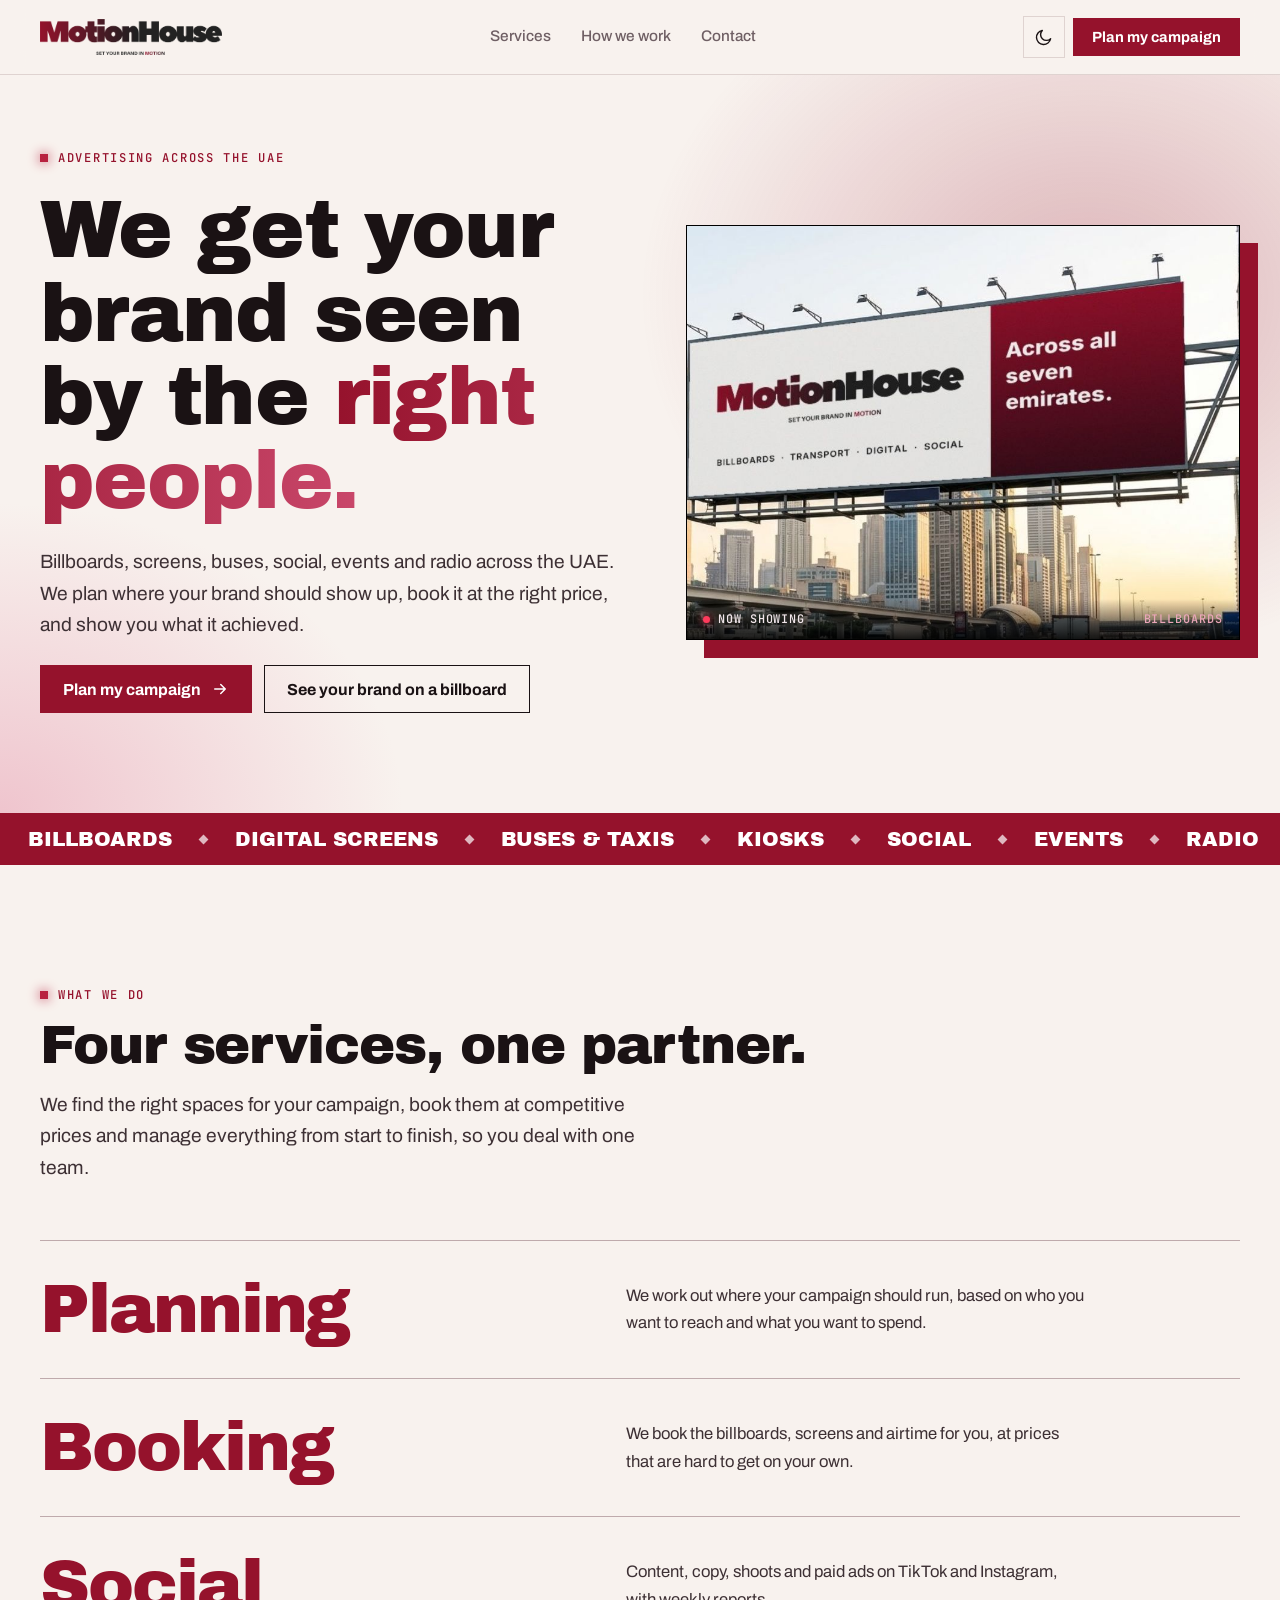
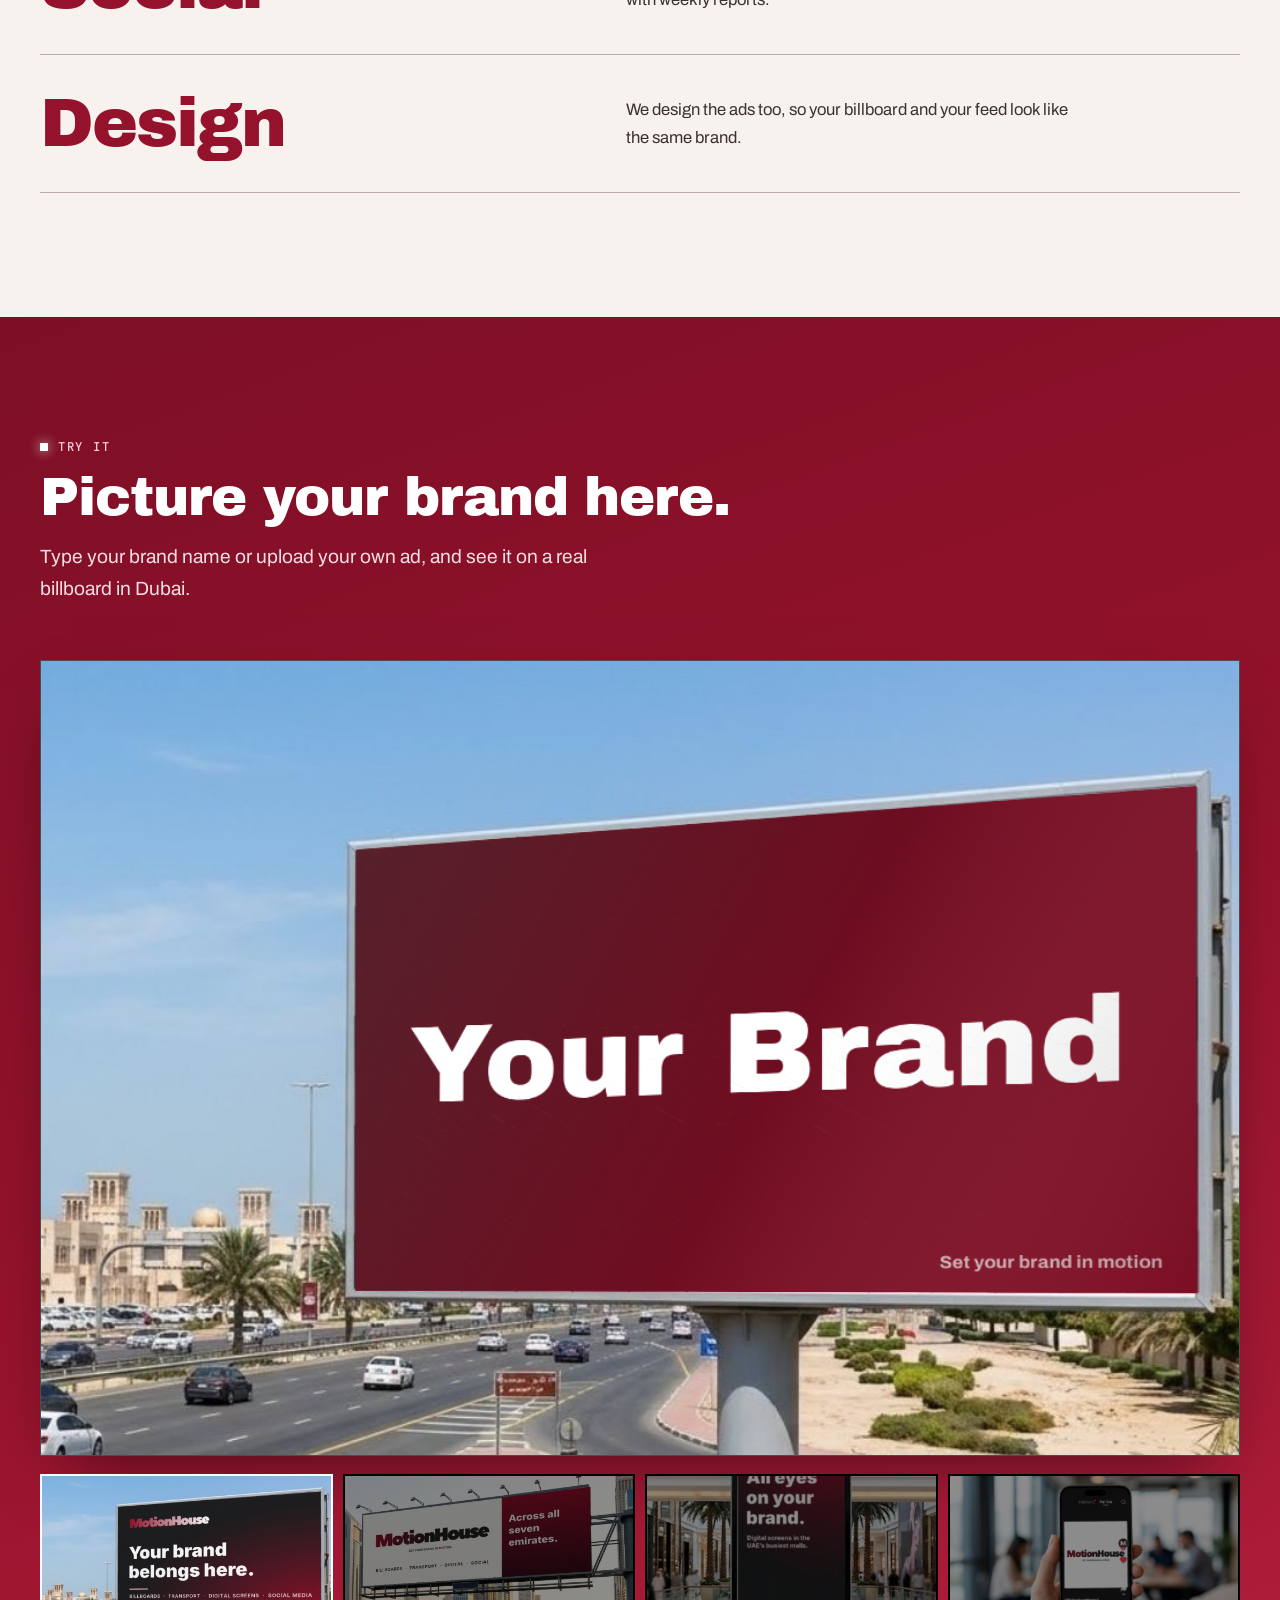
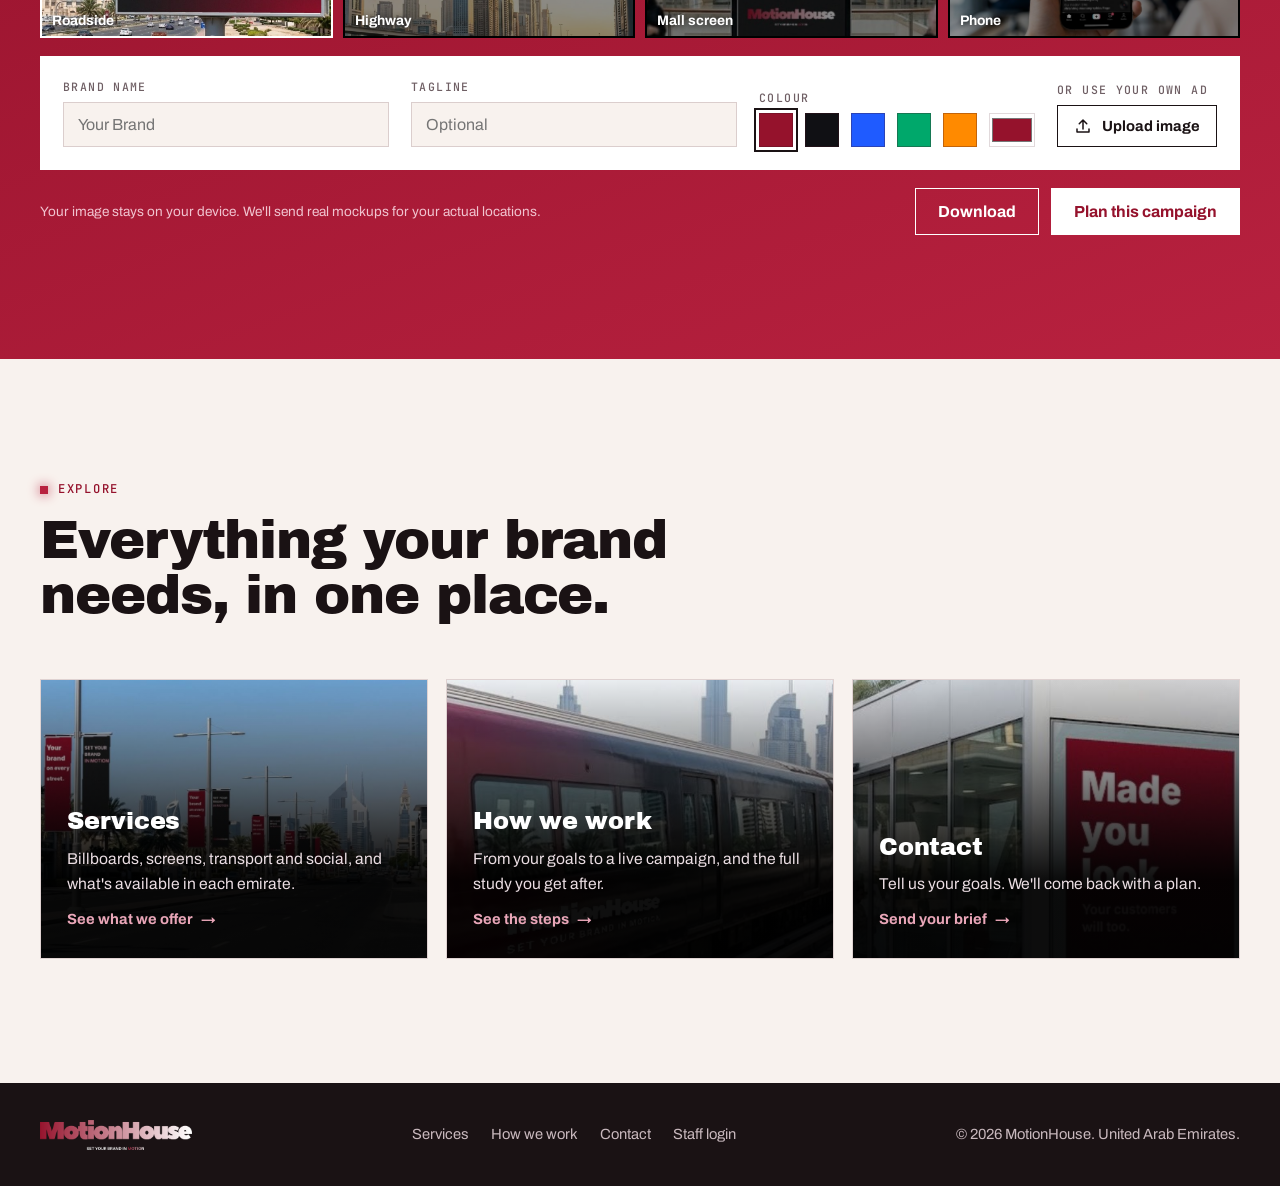
<file: index.html>
<!DOCTYPE html>
<html lang="en">
<head>
<meta charset="utf-8">
<meta name="viewport" content="width=device-width, initial-scale=1, viewport-fit=cover">
<title>MotionHouse</title>
<meta name="claude:viewport-fit-sides" content="cover">
<meta name="description" content="MotionHouse is a UAE media agency. We plan and buy billboards, digital screens, buses and taxis, kiosks, social media, events and radio, then show you what it achieved.">
<meta name="theme-color" content="#0c0a0b">
<script>(function(){var t=null;try{t=localStorage.getItem('mh-theme');}catch(e){}if(t)document.documentElement.setAttribute('data-theme',t);var l=t?t==='light':window.matchMedia('(prefers-color-scheme: light)').matches;if(l)document.documentElement.classList.add('is-light');})();</script>
<link rel="preconnect" href="https://fonts.googleapis.com">
<link rel="preconnect" href="https://fonts.gstatic.com" crossorigin>
<link rel="stylesheet" href="https://fonts.googleapis.com/css2?family=Archivo+Black&family=Archivo:wght@400;500;600;700&family=JetBrains+Mono:wght@400;500&display=swap">
<link rel="stylesheet" href="style.css">
<link rel="icon" href="icon.png">
</head>
<body data-page="home">
<div id="site-header"></div>

<main id="main">

<!-- HERO -->
<section class="hero glow">
  <div class="wrap hero-grid">
    <div class="hero-copy">
      <p class="eyebrow rise">Advertising across the UAE</p>
      <h1 class="rise d1">We get your brand seen by the <span class="lit">right people.</span></h1>
      <p class="lead rise d2">Billboards, screens, buses, social, events and radio across the UAE. We plan where your brand should show up, book it at the right price, and show you what it achieved.</p>
      <div class="btns rise d3">
        <a class="btn btn-hot" href="contact.html"><span>Plan my campaign</span> <svg class="flip" viewBox="0 0 24 24" aria-hidden="true"><path d="M5 12h14M13 6l6 6-6 6"/></svg></a>
        <a class="btn" href="#studio">See your brand on a billboard</a>
      </div>
    </div>
    <figure class="screen rise d2">
      <img class="on" src="gantry.jpg" alt="A MotionHouse billboard on a highway gantry in Dubai" data-label="Billboards" width="1040" height="687" fetchpriority="high">
      <img src="bus.jpg" alt="" data-label="Buses &amp; taxis" width="1600" height="431">
      <img src="metro.jpg" alt="" data-label="Metro" width="1600" height="430">
      <img src="kiosk.jpg" alt="" data-label="Malls &amp; kiosks" width="1135" height="1264">
      <img src="mall-screen.jpg" alt="" data-label="Digital screens" width="910" height="1264">
      <figcaption><span><i class="dot"></i><span>Now showing</span></span><b id="screenCap">Billboards</b></figcaption>
    </figure>
  </div>
</section>

<div class="ticker" aria-hidden="true">
  <div class="ticker-track">
    <span>Billboards</span><span>Digital screens</span><span>Buses &amp; taxis</span><span>Kiosks</span><span>Social</span><span>Events</span><span>Radio</span>
    <span>Billboards</span><span>Digital screens</span><span>Buses &amp; taxis</span><span>Kiosks</span><span>Social</span><span>Events</span><span>Radio</span>
  </div>
</div>

<!-- WHAT WE DO -->
<section class="band">
  <div class="wrap">
    <div class="head">
      <p class="eyebrow">What we do</p>
      <h2>Four services, one partner.</h2>
      <p class="lead">We find the right spaces for your campaign, book them at competitive prices and manage everything from start to finish, so you deal with one team.</p>
    </div>
    <ul class="svc">
      <li><h3>Planning</h3><p>We work out where your campaign should run, based on who you want to reach and what you want to spend.</p></li>
      <li><h3>Booking</h3><p>We book the billboards, screens and airtime for you, at prices that are hard to get on your own.</p></li>
      <li><h3>Social</h3><p>Content, copy, shoots and paid ads on TikTok and Instagram, with weekly reports.</p></li>
      <li><h3>Design</h3><p>We design the ads too, so your billboard and your feed look like the same brand.</p></li>
    </ul>
  </div>
</section>

<!-- STUDIO -->
<section class="band band-alt" id="studio">
  <div class="wrap">
    <div class="head">
      <p class="eyebrow">Try it</p>
      <h2>Picture your brand here.</h2>
      <p class="lead">Type your brand name or upload your own ad, and see it on a real billboard in Dubai.</p>
    </div>

    <div class="stu">
      <div class="stu-stage">
        <canvas id="studioCanvas" width="1037" height="687" role="img" aria-label="Your brand on a billboard"></canvas>
      </div>

      <div class="stu-scenes" role="group" aria-label="Where to show it" id="sceneSeg">
        <button type="button" data-scene="unipole" aria-pressed="true"><img src="unipole.jpg" alt="" width="1037" height="687"><span>Roadside</span></button>
        <button type="button" data-scene="gantry" aria-pressed="false"><img src="gantry.jpg" alt="" width="1040" height="687"><span>Highway</span></button>
        <button type="button" data-scene="mall" aria-pressed="false"><img src="mall-screen.jpg" alt="" width="910" height="1264"><span>Mall screen</span></button>
        <button type="button" data-scene="phone" aria-pressed="false"><img src="social.jpg" alt="" width="1541" height="672"><span>Phone</span></button>
      </div>

      <div class="stu-ctrl">
        <label class="stu-fld"><span>Brand name</span><input class="in" id="sName" maxlength="22" autocomplete="off" placeholder="Your Brand"></label>
        <label class="stu-fld"><span>Tagline</span><input class="in" id="sTag" maxlength="40" autocomplete="off" placeholder="Optional"></label>
        <div class="stu-fld"><span>Colour</span>
          <div class="swatches">
            <button class="swatch" type="button" data-c="#95122C" style="background:#95122C" aria-label="Crimson" aria-pressed="true"></button>
            <button class="swatch" type="button" data-c="#101014" style="background:#101014" aria-label="Black" aria-pressed="false"></button>
            <button class="swatch" type="button" data-c="#1F5BFF" style="background:#1F5BFF" aria-label="Blue" aria-pressed="false"></button>
            <button class="swatch" type="button" data-c="#00A86B" style="background:#00A86B" aria-label="Green" aria-pressed="false"></button>
            <button class="swatch" type="button" data-c="#FF8A00" style="background:#FF8A00" aria-label="Orange" aria-pressed="false"></button>
            <input type="color" id="sColor" value="#95122C" aria-label="Pick any colour">
          </div>
        </div>
        <div class="stu-fld"><span>Or use your own ad</span>
          <label class="btn stu-up" for="sFile"><svg viewBox="0 0 24 24" aria-hidden="true"><path d="M12 16V4M7 9l5-5 5 5M4 16v4h16v-4"/></svg><span id="upLabel">Upload image</span></label>
          <input type="file" id="sFile" accept="image/*" hidden>
          <button class="link-btn" type="button" id="clearFile" hidden>Remove image</button>
        </div>
      </div>

      <div class="stu-foot">
        <p class="stage-note">Your image stays on your device. We'll send real mockups for your actual locations.</p>
        <div class="btns">
          <button class="btn" id="sDownload" type="button">Download</button>
          <a class="btn btn-hot" id="sPlan" href="contact.html">Plan this campaign</a>
        </div>
      </div>
    </div>
  </div>
</section>

<!-- EXPLORE -->
<section class="band">
  <div class="wrap">
    <div class="head"><p class="eyebrow">Explore</p><h2>Everything your brand needs, in one place.</h2></div>
    <div class="tiles">
      <a class="go" href="services.html">
        <img src="lampposts.jpg" alt="" loading="lazy" width="1040" height="687">
        <h3>Services</h3>
        <p>Billboards, screens, transport and social, and what's available in each emirate.</p>
        <span class="more"><span>See what we offer</span> <span class="flip">→</span></span>
      </a>
      <a class="go" href="how-we-work.html">
        <img src="metro.jpg" alt="" loading="lazy" width="1600" height="430">
        <h3>How we work</h3>
        <p>From your goals to a live campaign, and the full study you get after.</p>
        <span class="more"><span>See the steps</span> <span class="flip">→</span></span>
      </a>
      <a class="go" href="contact.html">
        <img src="shelter.jpg" alt="" loading="lazy" width="1600" height="430">
        <h3>Contact</h3>
        <p>Tell us your goals. We'll come back with a plan.</p>
        <span class="more"><span>Send your brief</span> <span class="flip">→</span></span>
      </a>
    </div>
  </div>
</section>

</main>
<div id="site-footer"></div>
<script src="site.js"></script>
<script src="studio.js"></script>
</body>
</html>
</file>
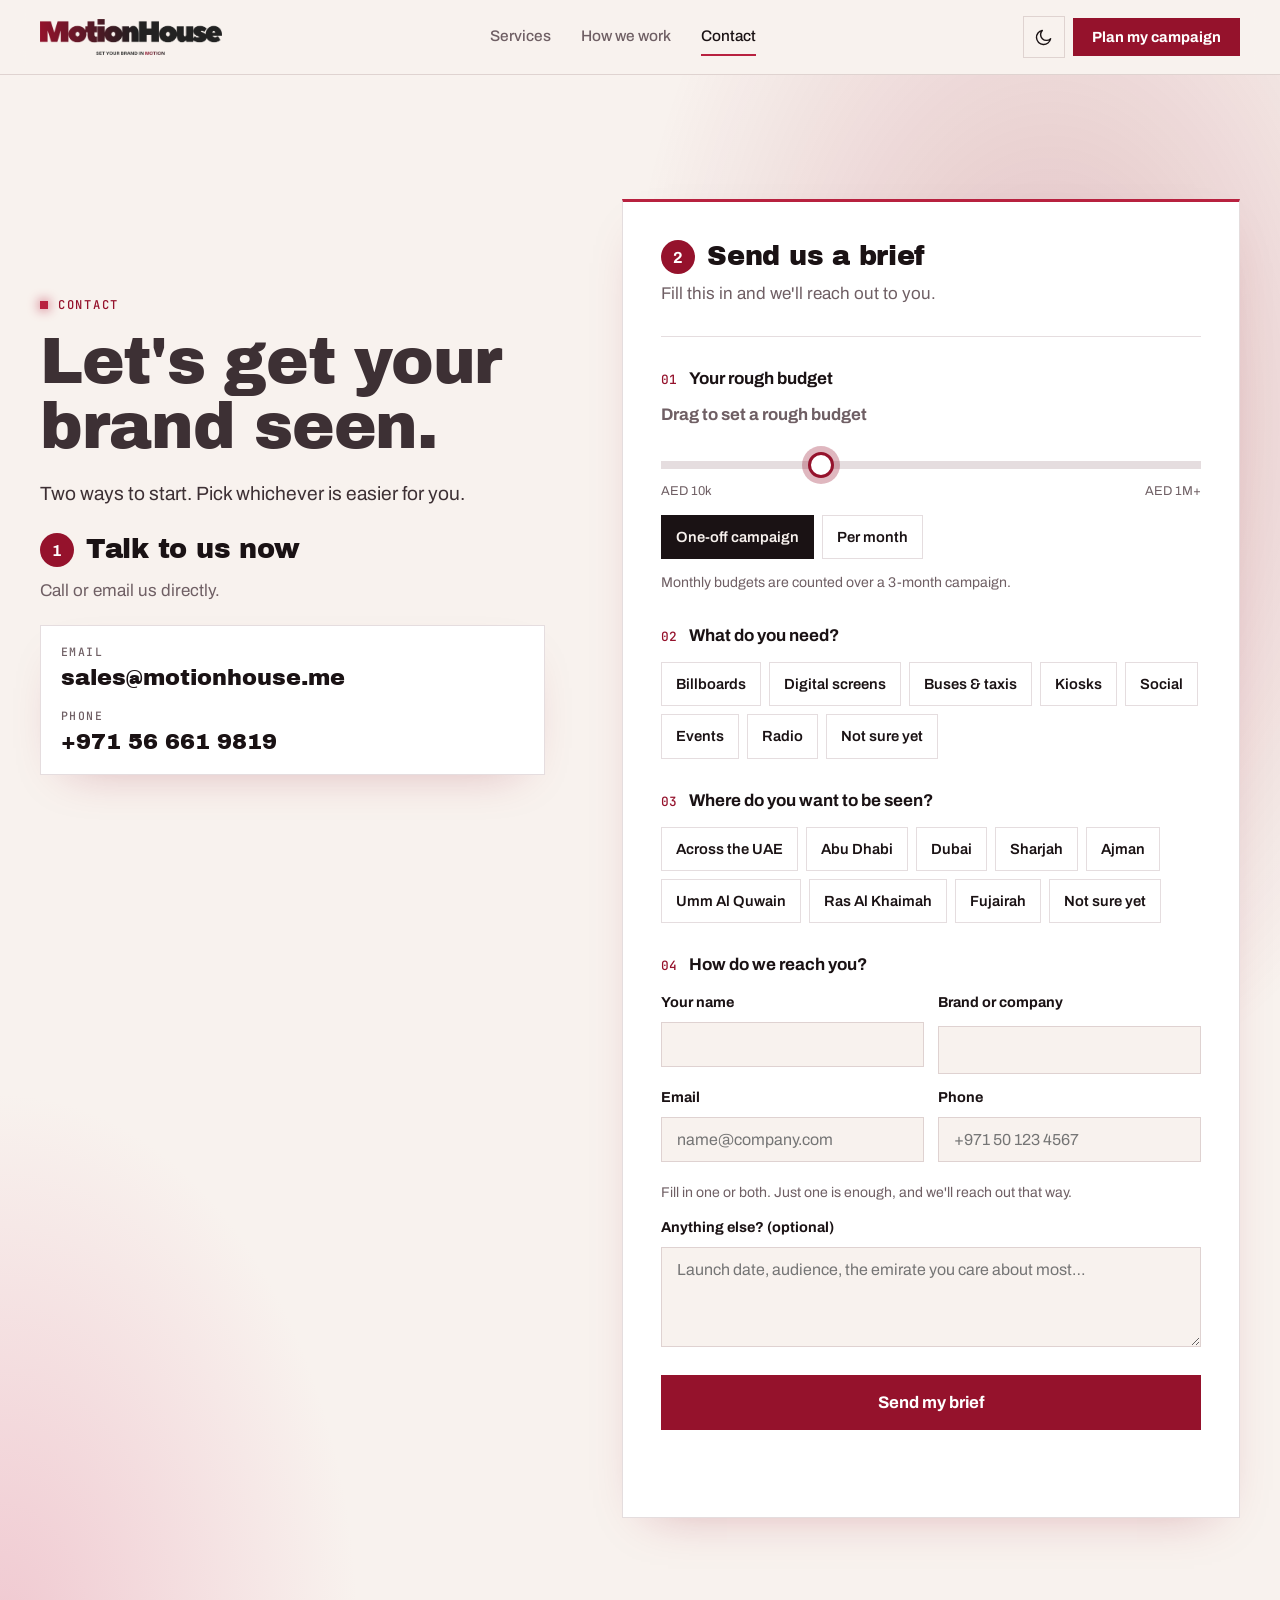
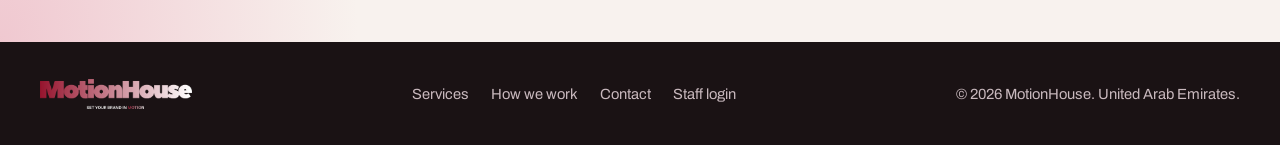
<file: contact.html>
<!DOCTYPE html>
<html lang="en">
<head>
<meta charset="utf-8">
<meta name="viewport" content="width=device-width, initial-scale=1, viewport-fit=cover">
<title>Contact | MotionHouse</title>
<meta name="description" content="Tell us your goals, your audience and your budget. MotionHouse will come back with a plan.">
<meta name="theme-color" content="#0c0a0b">
<script>(function(){var t=null;try{t=localStorage.getItem('mh-theme');}catch(e){}if(t)document.documentElement.setAttribute('data-theme',t);var l=t?t==='light':window.matchMedia('(prefers-color-scheme: light)').matches;if(l)document.documentElement.classList.add('is-light');})();</script>
<link rel="preconnect" href="https://fonts.googleapis.com">
<link rel="preconnect" href="https://fonts.gstatic.com" crossorigin>
<link rel="stylesheet" href="https://fonts.googleapis.com/css2?family=Archivo+Black&family=Archivo:wght@400;500;600;700&family=JetBrains+Mono:wght@400;500&display=swap">
<link rel="stylesheet" href="style.css">
<link rel="icon" href="icon.png">
</head>
<body data-page="contact">
<div id="site-header"></div>

<main id="main">
<section class="band glow">
  <div class="wrap c-grid">
    <div class="c-left">
      <div class="prose">
        <p class="eyebrow rise">Contact</p>
        <h1 class="rise d1" style="font-size:clamp(2.3rem,5vw,4rem)">Let's get your brand seen.</h1>
        <p class="lead rise d2">Two ways to start. Pick whichever is easier for you.</p>
      </div>
      <div class="way way-direct">
        <p class="way-tag"><b>1</b>Talk to us now</p>
        <p class="way-sub">Call or email us directly.</p>
        <div class="direct">
          <small>Email</small>
          <a id="mailLink" href="mailto:sales@motionhouse.me">sales@motionhouse.me</a>
          <small style="margin-top:10px">Phone</small>
          <a href="tel:+971566619819">+971 56 661 9819</a>
        </div>
      </div>
      <p class="way-or" aria-hidden="true"><span>or</span></p>
    </div>

    <form class="cform" id="contactForm" novalidate>
      <div class="way-head">
        <p class="way-tag"><b>2</b>Send us a brief</p>
        <p class="way-sub">Fill this in and we'll reach out to you.</p>
      </div>
      <fieldset id="gBudget">
        <legend><b>01</b><span>Your rough budget</span></legend>
        <div class="bud untouched" id="bud">
          <div class="bud-read"><output class="bud-val" id="budgetVal" for="budget"></output></div>
          <input class="cr" type="range" id="budget" min="0" max="7" step="1" value="2" aria-label="Approximate budget">
          <div class="range-scale" dir="ltr"><span>AED 10k</span><span>AED 1M+</span></div>
          <div class="opts">
            <label class="opt"><input type="radio" name="btype" value="One-off campaign" id="bt1" checked><span>One-off campaign</span></label>
            <label class="opt"><input type="radio" name="btype" value="Per month" id="bt2"><span>Per month</span></label>
          </div>
          <p class="cnote">Monthly budgets are counted over a 3-month campaign.</p>
        </div>
      </fieldset>

      <fieldset id="gNeed">
        <legend><b>02</b><span>What do you need?</span></legend>
        <div class="opts">
          <label class="opt"><input type="checkbox" name="need" value="Billboards" id="n1"><span>Billboards</span></label>
          <label class="opt"><input type="checkbox" name="need" value="Digital screens" id="n2"><span>Digital screens</span></label>
          <label class="opt"><input type="checkbox" name="need" value="Buses & taxis" id="n3"><span>Buses &amp; taxis</span></label>
          <label class="opt"><input type="checkbox" name="need" value="Kiosks" id="n4"><span>Kiosks</span></label>
          <label class="opt"><input type="checkbox" name="need" value="Social" id="n5"><span>Social</span></label>
          <label class="opt"><input type="checkbox" name="need" value="Events" id="n6"><span>Events</span></label>
          <label class="opt"><input type="checkbox" name="need" value="Radio" id="n7"><span>Radio</span></label>
          <label class="opt"><input type="checkbox" name="need" value="Not sure yet" id="n8"><span>Not sure yet</span></label>
        </div>
        <p class="cnote" id="needNote" hidden></p>
      </fieldset>

      <fieldset id="gArea">
        <legend><b>03</b><span>Where do you want to be seen?</span></legend>
        <div class="opts">
          <label class="opt"><input type="checkbox" name="area" value="Across the UAE" id="a0"><span>Across the UAE</span></label>
          <label class="opt"><input type="checkbox" name="area" value="Abu Dhabi" id="a1"><span>Abu Dhabi</span></label>
          <label class="opt"><input type="checkbox" name="area" value="Dubai" id="a2"><span>Dubai</span></label>
          <label class="opt"><input type="checkbox" name="area" value="Sharjah" id="a3"><span>Sharjah</span></label>
          <label class="opt"><input type="checkbox" name="area" value="Ajman" id="a4"><span>Ajman</span></label>
          <label class="opt"><input type="checkbox" name="area" value="Umm Al Quwain" id="a5"><span>Umm Al Quwain</span></label>
          <label class="opt"><input type="checkbox" name="area" value="Ras Al Khaimah" id="a6"><span>Ras Al Khaimah</span></label>
          <label class="opt"><input type="checkbox" name="area" value="Fujairah" id="a7"><span>Fujairah</span></label>
          <label class="opt"><input type="checkbox" name="area" value="Not sure yet" id="a8"><span>Not sure yet</span></label>
        </div>
      </fieldset>

      <fieldset>
        <legend><b>04</b><span>How do we reach you?</span></legend>
        <div class="row2">
          <label class="cf"><span>Your name</span><input name="name" id="fName" autocomplete="name" maxlength="60"><small class="ferr" id="eName"></small></label>
          <label class="cf"><span>Brand or company</span><input name="company" id="fCompany" autocomplete="organization"></label>
        </div>
        <div class="row2">
          <label class="cf"><span>Email</span><input type="email" name="email" id="fEmail" autocomplete="email" inputmode="email" maxlength="100" placeholder="name@company.com" dir="ltr"><small class="ferr" id="eEmail"></small></label>
          <label class="cf"><span>Phone</span><input type="tel" name="phone" id="fPhone" autocomplete="tel" inputmode="tel" maxlength="20" placeholder="+971 50 123 4567" dir="ltr"><small class="ferr" id="ePhone"></small></label>
        </div>
        <p class="cnote">Fill in one or both. Just one is enough, and we'll reach out that way.</p>
        <label class="cf"><span>Anything else? (optional)</span><textarea name="message" id="fMsg" placeholder="Launch date, audience, the emirate you care about most…"></textarea></label>
      </fieldset>

      <button class="btn btn-hot c-send" type="submit">Send my brief</button>
      <p class="status" id="formStatus" role="status"></p>
      <div class="sent" id="sent" hidden>
        <p class="cnote"><span>If your email app didn't open, copy your brief and send it to</span> <b id="mailText" dir="ltr">sales@motionhouse.me</b>.</p>
        <pre id="briefText" dir="ltr"></pre>
        <button class="btn" type="button" id="copyBtn">Copy brief</button>
      </div>
    </form>
  </div>
</section>
</main>

<div id="site-footer"></div>
<script src="site.js"></script>
<script src="contact.js"></script>
</body>
</html>
</file>
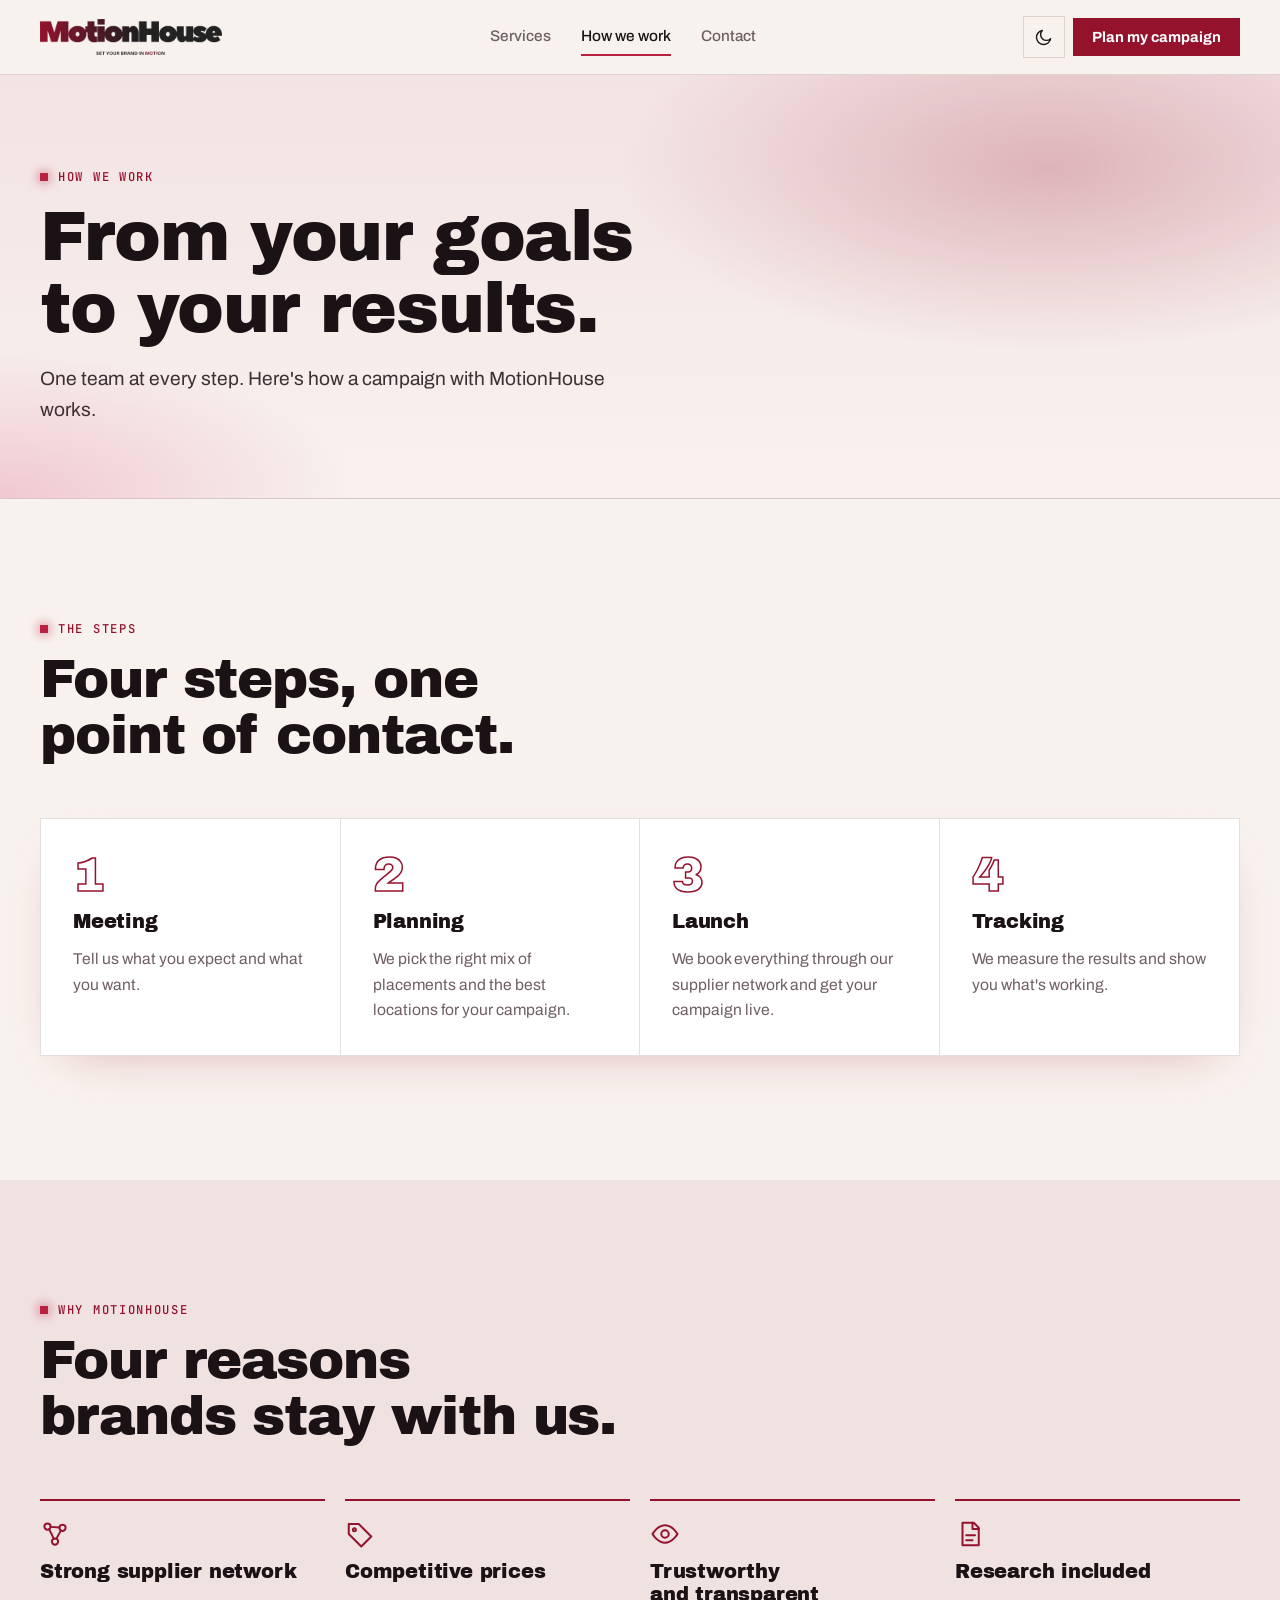
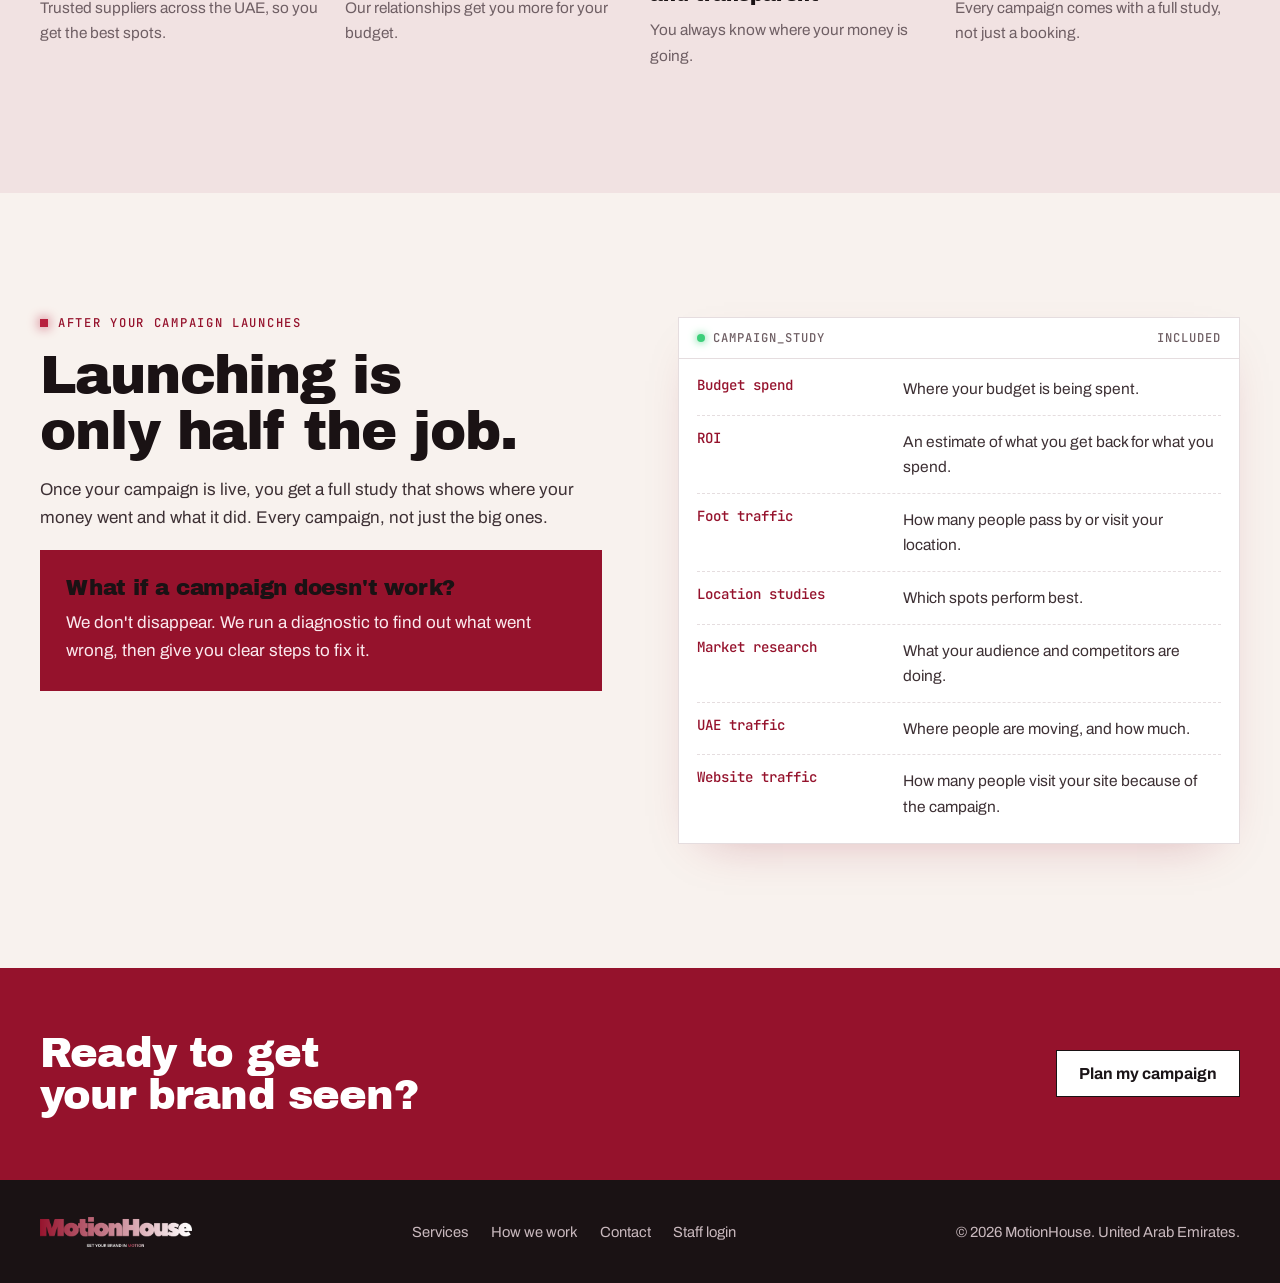
<file: how-we-work.html>
<!DOCTYPE html>
<html lang="en">
<head>
<meta charset="utf-8">
<meta name="viewport" content="width=device-width, initial-scale=1, viewport-fit=cover">
<title>How we work | MotionHouse</title>
<meta name="description" content="From your first goals to the final report: how MotionHouse plans, buys, launches and tracks your campaign across the UAE.">
<meta name="theme-color" content="#0c0a0b">
<script>(function(){var t=null;try{t=localStorage.getItem('mh-theme');}catch(e){}if(t)document.documentElement.setAttribute('data-theme',t);var l=t?t==='light':window.matchMedia('(prefers-color-scheme: light)').matches;if(l)document.documentElement.classList.add('is-light');})();</script>
<link rel="preconnect" href="https://fonts.googleapis.com">
<link rel="preconnect" href="https://fonts.gstatic.com" crossorigin>
<link rel="stylesheet" href="https://fonts.googleapis.com/css2?family=Archivo+Black&family=Archivo:wght@400;500;600;700&family=JetBrains+Mono:wght@400;500&display=swap">
<link rel="stylesheet" href="style.css">
<link rel="icon" href="icon.png">
</head>
<body data-page="how">
<div id="site-header"></div>

<main id="main">

<section class="page-head glow">
  <div class="wrap">
    <p class="eyebrow rise">How we work</p>
    <h1 class="rise d1">From your goals to your results.</h1>
    <p class="lead rise d2">One team at every step. Here's how a campaign with MotionHouse works.</p>
  </div>
</section>

<section class="band">
  <div class="wrap">
    <div class="head"><p class="eyebrow">The steps</p><h2>Four steps, one point of contact.</h2></div>
    <ol class="steps">
      <li><span class="step-n">1</span><h3>Meeting</h3><p>Tell us what you expect and what you want.</p></li>
      <li><span class="step-n">2</span><h3>Planning</h3><p>We pick the right mix of placements and the best locations for your campaign.</p></li>
      <li><span class="step-n">3</span><h3>Launch</h3><p>We book everything through our supplier network and get your campaign live.</p></li>
      <li><span class="step-n">4</span><h3>Tracking</h3><p>We measure the results and show you what's working.</p></li>
    </ol>
  </div>
</section>

<section class="band band-alt">
  <div class="wrap">
    <div class="head"><p class="eyebrow">Why MotionHouse</p><h2>Four reasons brands stay with us.</h2></div>
    <ul class="why">
      <li><svg viewBox="0 0 24 24" aria-hidden="true"><circle cx="6" cy="6" r="2.5"/><circle cx="18" cy="7" r="2.5"/><circle cx="12" cy="18" r="2.5"/><path d="M8.5 6.3l7 .5M7.4 8.3l3.6 7.4M16.7 9.3l-3.6 6.4"/></svg><h3>Strong supplier network</h3><p>Trusted suppliers across the UAE, so you get the best spots.</p></li>
      <li><svg viewBox="0 0 24 24" aria-hidden="true"><path d="M3 12V4h8l10 10-8 8z"/><circle cx="7.5" cy="8.5" r="1.2"/></svg><h3>Competitive prices</h3><p>Our relationships get you more for your budget.</p></li>
      <li><svg viewBox="0 0 24 24" aria-hidden="true"><path d="M2 12s4-7 10-7 10 7 10 7-4 7-10 7S2 12 2 12z"/><circle cx="12" cy="12" r="3"/></svg><h3>Trustworthy and transparent</h3><p>You always know where your money is going.</p></li>
      <li><svg viewBox="0 0 24 24" aria-hidden="true"><path d="M6 3h9l4 4v14H6z"/><path d="M14 3v5h5M9 13h7M9 17h5"/></svg><h3>Research included</h3><p>Every campaign comes with a full study, not just a booking.</p></li>
    </ul>
  </div>
</section>

<section class="band" id="results">
  <div class="wrap split" style="align-items:start">
    <div class="prose">
      <p class="eyebrow">After your campaign launches</p>
      <h2>Launching is only half the job.</h2>
      <p>Once your campaign is live, you get a full study that shows where your money went and what it did. Every campaign, not just the big ones.</p>
      <div class="fix">
        <h3>What if a campaign doesn't work?</h3>
        <p>We don't disappear. We run a diagnostic to find out what went wrong, then give you clear steps to fix it.</p>
      </div>
    </div>
    <div class="report" role="group" aria-label="What the campaign study covers">
      <div class="report-top"><span><i></i><span>campaign_study</span></span><span>included</span></div>
      <dl>
        <div><dt>Budget spend</dt><dd>Where your budget is being spent.</dd></div>
        <div><dt>ROI</dt><dd>An estimate of what you get back for what you spend.</dd></div>
        <div><dt>Foot traffic</dt><dd>How many people pass by or visit your location.</dd></div>
        <div><dt>Location studies</dt><dd>Which spots perform best.</dd></div>
        <div><dt>Market research</dt><dd>What your audience and competitors are doing.</dd></div>
        <div><dt>UAE traffic</dt><dd>Where people are moving, and how much.</dd></div>
        <div><dt>Website traffic</dt><dd>How many people visit your site because of the campaign.</dd></div>
      </dl>
    </div>
  </div>
</section>

<section class="cta-band">
  <div class="wrap cta-in">
    <h2>Ready to get your brand seen?</h2>
    <a class="btn" href="contact.html">Plan my campaign</a>
  </div>
</section>

</main>
<div id="site-footer"></div>
<script src="site.js"></script>
</body>
</html>
</file>
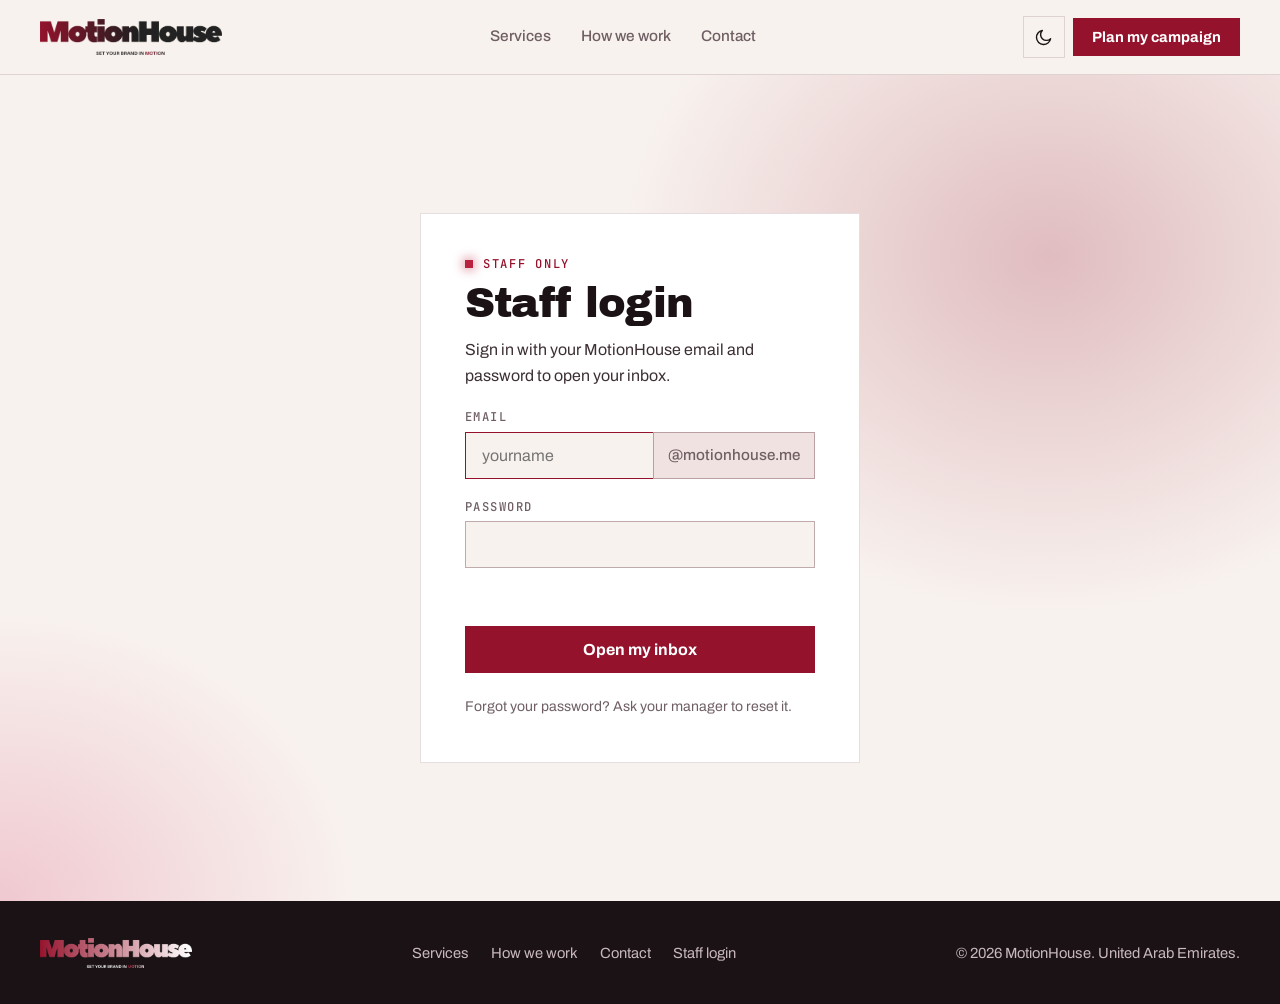
<file: login.html>
<!DOCTYPE html>
<html lang="en">
<head>
<meta charset="utf-8">
<meta name="viewport" content="width=device-width, initial-scale=1, viewport-fit=cover">
<title>Staff Login | MotionHouse</title>
<meta name="description" content="MotionHouse team email login.">
<meta name="robots" content="noindex, nofollow">
<meta name="theme-color" content="#0c0a0b">
<script>(function(){var t=null;try{t=localStorage.getItem('mh-theme');}catch(e){}if(t)document.documentElement.setAttribute('data-theme',t);var l=t?t==='light':window.matchMedia('(prefers-color-scheme: light)').matches;if(l)document.documentElement.classList.add('is-light');})();</script>
<link rel="preconnect" href="https://fonts.googleapis.com">
<link rel="preconnect" href="https://fonts.gstatic.com" crossorigin>
<link rel="stylesheet" href="https://fonts.googleapis.com/css2?family=Archivo+Black&family=Archivo:wght@400;500;600;700&family=JetBrains+Mono:wght@400;500&display=swap">
<link rel="stylesheet" href="style.css">
<link rel="icon" href="icon.png">
<style>
  .tl{min-height:calc(100vh - 74px);display:grid;place-items:center}
  .tl-card{width:100%;max-width:440px;background:var(--card);border:1px solid var(--line);padding:clamp(28px,5vw,44px);display:grid;gap:22px}
  .tl-card h1{font-size:clamp(2rem,5vw,2.6rem)}
  .tl-card .lead{font-size:1rem}
  .tl-f{display:grid;gap:8px}
  .tl-f span{font:500 .76rem/1 var(--mono);letter-spacing:.12em;text-transform:uppercase;color:var(--muted)}
  .tl-f input{width:100%;padding:14px 16px;font:400 1rem var(--body);color:var(--text);background:var(--bg);border:1.5px solid var(--line-strong);border-radius:0;outline:none;transition:border-color .2s}
  .tl-f input:focus{border-color:var(--accent)}
  .tl-row{display:flex}
  .tl-row input{flex:1;min-width:0;border-right:0}
  .tl-row b{display:grid;place-items:center;padding:0 14px;font:500 .95rem var(--body);color:var(--muted);background:var(--bg-alt);border:1.5px solid var(--line-strong);white-space:nowrap}
  .tl-card .btn{width:100%}
  .tl-help{font-size:.88rem;color:var(--muted)}
  .tl-help a{color:var(--accent)}
  .tl-err{font-size:.88rem;color:var(--accent);min-height:1em}
</style>
</head>
<body data-page="login">
<div id="site-header"></div>

<main id="main">
<section class="band glow tl">
  <div class="wrap" style="display:grid;place-items:center">
    <form class="tl-card" id="tlForm" method="post" action="https://webmail.motionhouse.me/login/" novalidate>
      <div style="display:grid;gap:12px">
        <p class="eyebrow">Staff only</p>
        <h1>Staff login</h1>
        <p class="lead">Sign in with your MotionHouse email and password to open your inbox.</p>
      </div>

      <label class="tl-f"><span>Email</span>
        <div class="tl-row">
          <input id="tlUser" type="text" autocomplete="username" autocapitalize="off" spellcheck="false" placeholder="yourname" dir="ltr" required>
          <b dir="ltr">@motionhouse.me</b>
        </div>
      </label>

      <label class="tl-f"><span>Password</span>
        <input id="tlPass" name="pass" type="password" autocomplete="current-password" dir="ltr" required>
      </label>

      <input type="hidden" name="user" id="tlFull">
      <input type="hidden" name="goto_uri" value="/">

      <p class="tl-err" id="tlErr" role="alert"></p>
      <button class="btn btn-hot" type="submit">Open my inbox</button>
      <p class="tl-help">Forgot your password? Ask your manager to reset it.</p>
    </form>
  </div>
</section>
</main>

<div id="site-footer"></div>
<script src="site.js"></script>
<script>
(function(){
  var form = document.getElementById("tlForm"),
      user = document.getElementById("tlUser"),
      pass = document.getElementById("tlPass"),
      full = document.getElementById("tlFull"),
      err  = document.getElementById("tlErr");
  try { var last = localStorage.getItem("mh-team-user"); if (last) user.value = last; } catch (e) {}
  (user.value ? pass : user).focus();
  form.addEventListener("submit", function(e){
    var u = user.value.trim().toLowerCase().replace(/@motionhouse\.me$/, "");
    if (!u || u.indexOf("@") > -1) { e.preventDefault(); err.textContent = "Enter the part of your email before @motionhouse.me."; user.focus(); return; }
    if (!pass.value) { e.preventDefault(); err.textContent = "Enter your password."; pass.focus(); return; }
    err.textContent = "";
    full.value = u + "@motionhouse.me";
    try { localStorage.setItem("mh-team-user", u); } catch (e2) {}
  });
})();
</script>
</body>
</html>
</file>
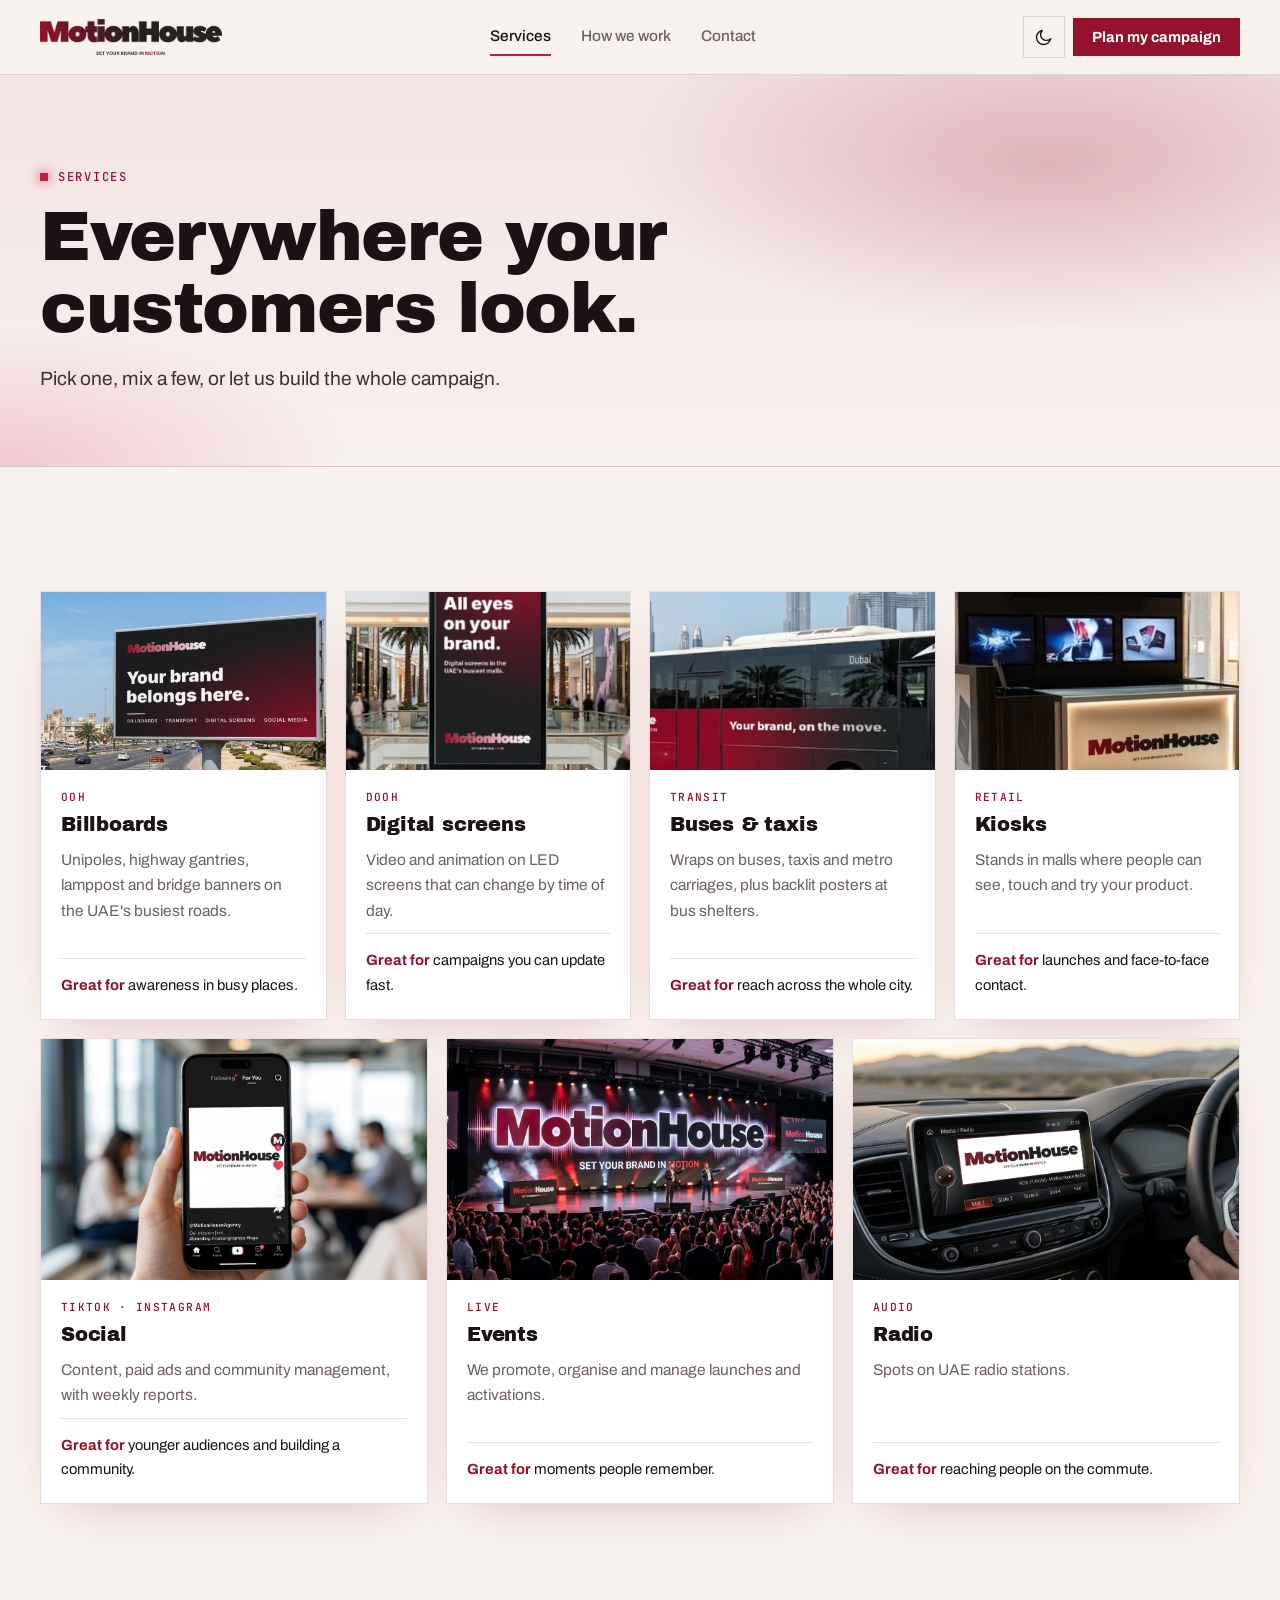
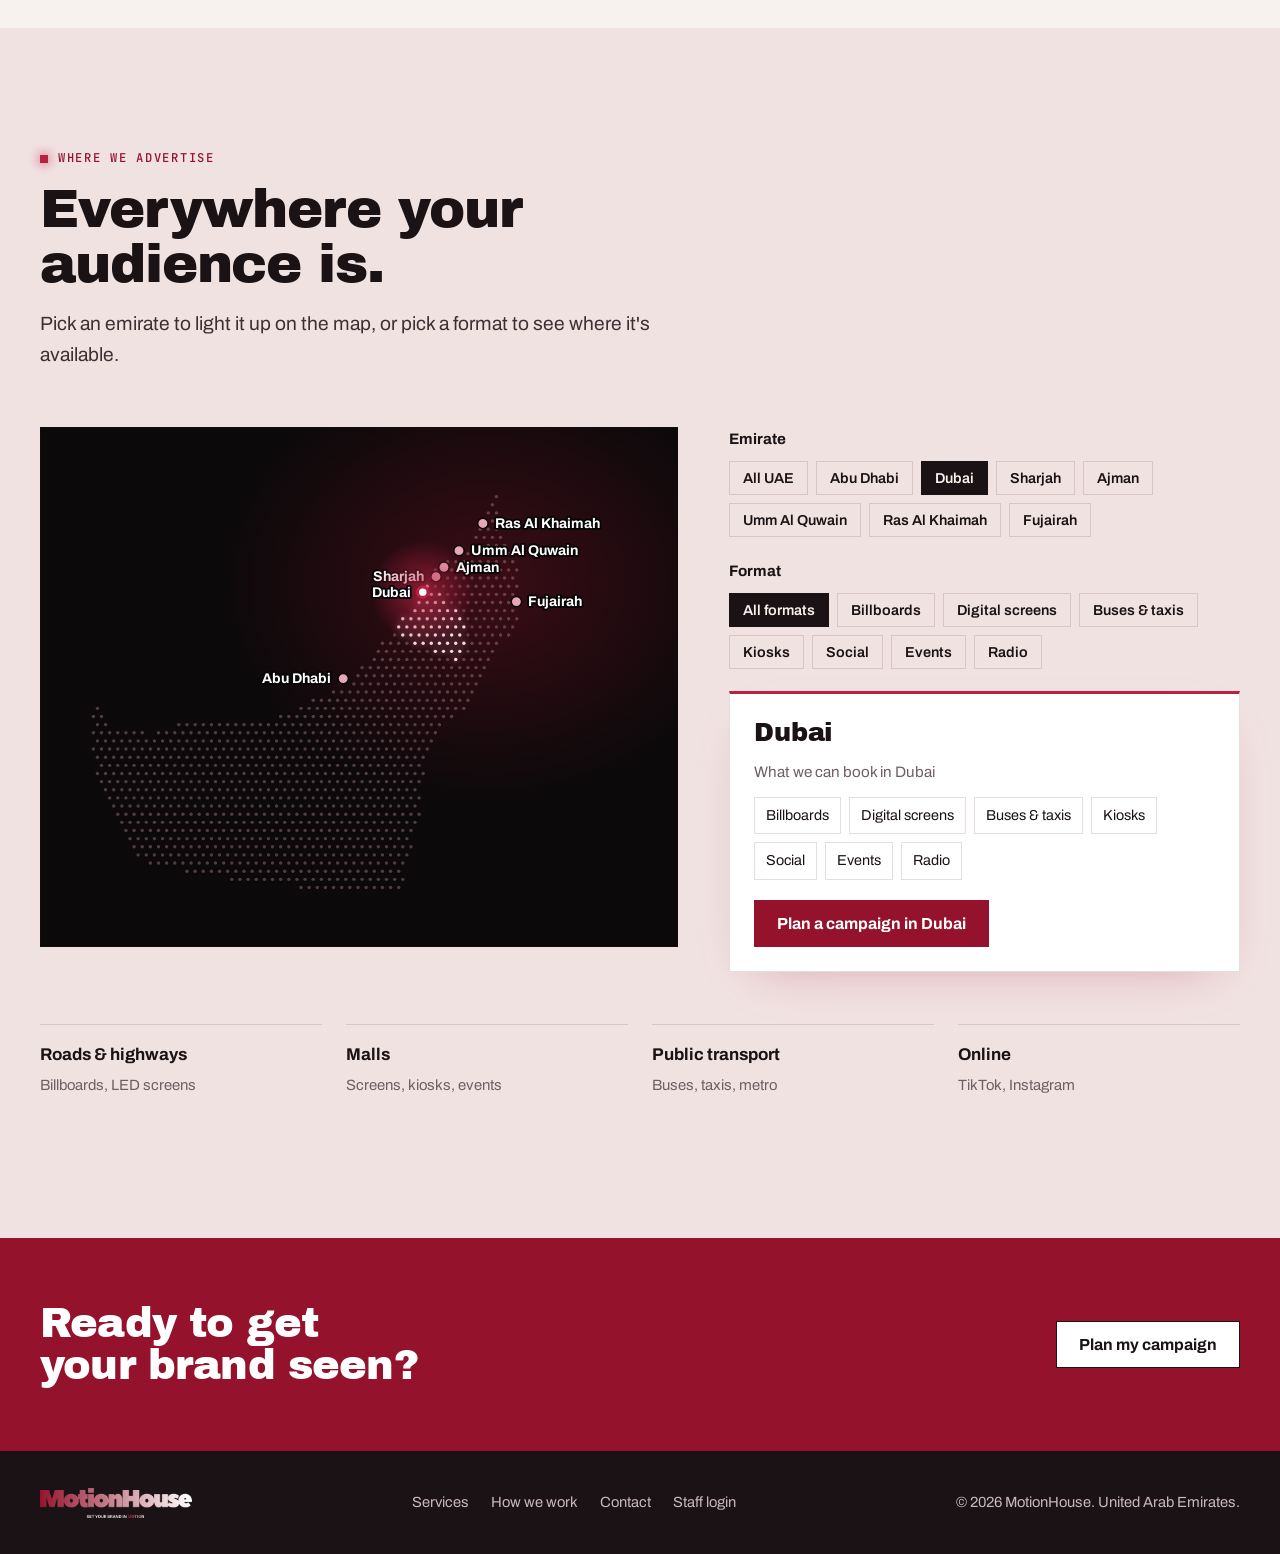
<file: services.html>
<!DOCTYPE html>
<html lang="en">
<head>
<meta charset="utf-8">
<meta name="viewport" content="width=device-width, initial-scale=1, viewport-fit=cover">
<title>Services | MotionHouse</title>
<meta name="description" content="Billboards, digital screens, buses and taxis, kiosks, social media, events and radio across the UAE. One team, every kind of media.">
<meta name="theme-color" content="#0c0a0b">
<script>(function(){var t=null;try{t=localStorage.getItem('mh-theme');}catch(e){}if(t)document.documentElement.setAttribute('data-theme',t);var l=t?t==='light':window.matchMedia('(prefers-color-scheme: light)').matches;if(l)document.documentElement.classList.add('is-light');})();</script>
<link rel="preconnect" href="https://fonts.googleapis.com">
<link rel="preconnect" href="https://fonts.gstatic.com" crossorigin>
<link rel="stylesheet" href="https://fonts.googleapis.com/css2?family=Archivo+Black&family=Archivo:wght@400;500;600;700&family=JetBrains+Mono:wght@400;500&display=swap">
<link rel="stylesheet" href="style.css">
<link rel="icon" href="icon.png">
</head>
<body data-page="services">
<div id="site-header"></div>

<main id="main">

<section class="page-head glow">
  <div class="wrap">
    <p class="eyebrow rise">Services</p>
    <h1 class="rise d1">Everywhere your customers look.</h1>
    <p class="lead rise d2">Pick one, mix a few, or let us build the whole campaign.</p>
  </div>
</section>

<section class="band" id="media">
  <div class="wrap">
    <div class="media">
      <article class="mcard">
        <figure><img src="unipole.jpg" alt="A MotionHouse unipole billboard beside a road" loading="lazy" width="1541" height="672"></figure>
        <div class="mbody"><span class="mtag">OOH</span><h3>Billboards</h3><p>Unipoles, highway gantries, lamppost and bridge banners on the UAE's busiest roads.</p><p class="great"><b>Great for</b> awareness in busy places.</p></div>
      </article>
      <article class="mcard">
        <figure><img src="mall-screen.jpg" alt="A digital screen in a mall showing a MotionHouse ad" loading="lazy" width="1541" height="672"></figure>
        <div class="mbody"><span class="mtag">DOOH</span><h3>Digital screens</h3><p>Video and animation on LED screens that can change by time of day.</p><p class="great"><b>Great for</b> campaigns you can update fast.</p></div>
      </article>
      <article class="mcard">
        <figure><img src="bus.jpg" alt="A city bus wrapped in a MotionHouse ad" loading="lazy" width="1541" height="672"></figure>
        <div class="mbody"><span class="mtag">Transit</span><h3>Buses &amp; taxis</h3><p>Wraps on buses, taxis and metro carriages, plus backlit posters at bus shelters.</p><p class="great"><b>Great for</b> reach across the whole city.</p></div>
      </article>
      <article class="mcard">
        <figure><img src="kiosk.jpg" alt="A MotionHouse branded kiosk in a mall" loading="lazy" width="1541" height="672"></figure>
        <div class="mbody"><span class="mtag">Retail</span><h3>Kiosks</h3><p>Stands in malls where people can see, touch and try your product.</p><p class="great"><b>Great for</b> launches and face-to-face contact.</p></div>
      </article>
      <article class="mcard">
        <figure><img src="social.jpg" alt="A hand holding a phone showing a social media feed" loading="lazy" width="1541" height="672"></figure>
        <div class="mbody"><span class="mtag">TikTok · Instagram</span><h3>Social</h3><p>Content, paid ads and community management, with weekly reports.</p><p class="great"><b>Great for</b> younger audiences and building a community.</p></div>
      </article>
      <article class="mcard">
        <figure><img src="events.jpg" alt="A launch event with a stage and a large crowd" loading="lazy" width="1541" height="672"></figure>
        <div class="mbody"><span class="mtag">Live</span><h3>Events</h3><p>We promote, organise and manage launches and activations.</p><p class="great"><b>Great for</b> moments people remember.</p></div>
      </article>
      <article class="mcard">
        <figure><img src="radio.jpg" alt="A car dashboard with the radio on" loading="lazy" width="1541" height="672"></figure>
        <div class="mbody"><span class="mtag">Audio</span><h3>Radio</h3><p>Spots on UAE radio stations.</p><p class="great"><b>Great for</b> reaching people on the commute.</p></div>
      </article>
    </div>
  </div>
</section>

<section class="band band-alt" id="where">
  <div class="wrap">
    <div class="head">
      <p class="eyebrow">Where we advertise</p>
      <h2>Everywhere your audience is.</h2>
      <p class="lead">Pick an emirate to light it up on the map, or pick a format to see where it's available.</p>
    </div>
    <div class="mapbox">
      <div class="map-stage">
        <svg id="uaeMap" viewBox="0 0 800 640" role="img" aria-label="Map of the UAE with the seven emirates"></svg>
      </div>
      <div class="map-side">
        <div class="fld"><span>Emirate</span><div class="chips" id="emiratePick"></div></div>
        <div class="fld"><span>Format</span><div class="chips" id="mapFilters"></div></div>
        <div class="map-panel" aria-live="polite">
          <h3 id="mpName"></h3>
          <p class="mp-sub" id="mpSub"></p>
          <ul class="tags" id="mpTags"></ul>
          <a class="btn btn-hot" id="mpPlan" href="contact.html"></a>
        </div>
      </div>
    </div>
    <ul class="places">
      <li><b>Roads &amp; highways</b><span>Billboards, LED screens</span></li>
      <li><b>Malls</b><span>Screens, kiosks, events</span></li>
      <li><b>Public transport</b><span>Buses, taxis, metro</span></li>
      <li><b>Online</b><span>TikTok, Instagram</span></li>
    </ul>
  </div>
</section>

<section class="cta-band">
  <div class="wrap cta-in">
    <h2>Ready to get your brand seen?</h2>
    <a class="btn" href="contact.html">Plan my campaign</a>
  </div>
</section>

</main>
<div id="site-footer"></div>
<script src="site.js"></script>
<script src="map.js"></script>
</body>
</html>
</file>
<file: style.css>
/* MotionHouse — shared styles
   Layout: a city at night. Dark bands, photos lit like screens, crimson only where something "lights up".
   Dark is the brand default; light mode keeps the same structure with a soft blush paper. */

:root{
  --bg:#0c0a0b; --bg-alt:#141113; --card:#1b1719; --stage:#070607;
  --text:#f6eef1; --soft:#ddd2d6; --muted:#ab9da3;
  --line:rgba(245,236,239,.13); --line-strong:rgba(245,236,239,.28);
  --accent:#e9a6b8; --crimson:#95122c; --crimson-hi:#b8213f;
  --nav-bg:rgba(12,10,11,.86); --glow:rgba(149,18,44,.42); --glow-2:rgba(233,166,184,.08);
  --btn-bg:#f6eef1; --btn-text:#0c0a0b;
  --display:"Archivo Black","Arial Black",Impact,sans-serif;
  --body:"Archivo",system-ui,-apple-system,"Segoe UI",Arial,sans-serif;
  --mono:"JetBrains Mono",ui-monospace,"SF Mono",Menlo,Consolas,monospace;
  color-scheme:dark;
}
@media (prefers-color-scheme: light){
  :root:not([data-theme="dark"]){
    --bg:#fbf8f9; --bg-alt:#f3ecee; --card:#ffffff; --stage:#0b090a;
    --text:#1b1518; --soft:#3e3539; --muted:#6c6166;
    --line:rgba(27,21,24,.13); --line-strong:rgba(27,21,24,.3);
    --accent:#95122c; --nav-bg:rgba(251,248,249,.9); --glow:rgba(149,18,44,.14); --glow-2:rgba(233,166,184,.35);
    --btn-bg:#1b1518; --btn-text:#fff;
    color-scheme:light;
  }
}
:root[data-theme="light"]{
  --bg:#fbf8f9; --bg-alt:#f3ecee; --card:#ffffff; --stage:#0b090a;
  --text:#1b1518; --soft:#3e3539; --muted:#6c6166;
  --line:rgba(27,21,24,.13); --line-strong:rgba(27,21,24,.3);
  --accent:#95122c; --nav-bg:rgba(251,248,249,.9); --glow:rgba(149,18,44,.14); --glow-2:rgba(233,166,184,.35);
  --btn-bg:#1b1518; --btn-text:#fff;
  color-scheme:light;
}

/* ---------- Base ---------- */
*,*::before,*::after{box-sizing:border-box}
[hidden]{display:none!important}
html{scroll-behavior:smooth;scroll-padding-top:90px}
body{margin:0;background:var(--bg);color:var(--text);font:400 1.0625rem/1.65 var(--body);-webkit-font-smoothing:antialiased;transition:background .3s,color .3s}
body::before{content:"";position:fixed;inset:0 0 auto;height:env(safe-area-inset-top,0px);z-index:60;background:var(--bg)}
img{display:block;max-width:100%}
a{color:inherit}
p{margin:0}
:focus-visible{outline:3px solid var(--accent);outline-offset:3px}
.wrap{width:100%;max-width:1248px;margin-inline:auto;padding-left:max(24px,env(safe-area-inset-left,0px));padding-right:max(24px,env(safe-area-inset-right,0px))}
@media(max-width:560px){.wrap{padding-left:max(16px,env(safe-area-inset-left,0px));padding-right:max(16px,env(safe-area-inset-right,0px))}}
.skip{position:absolute;inset-inline-start:-999px;top:8px;z-index:99;background:var(--text);color:var(--bg);padding:10px 16px}
.skip:focus{inset-inline-start:16px}

h1,h2,h3{font-family:var(--display);font-weight:400;line-height:1.02;letter-spacing:-.02em;margin:0;text-wrap:balance}
h1{font-size:clamp(2.5rem,6.4vw,5.2rem)}
h2{font-size:clamp(1.9rem,4.4vw,3.4rem)}
h3{font-size:1.22rem;line-height:1.15;letter-spacing:-.01em}
.eyebrow{display:flex;align-items:center;gap:10px;font:500 .76rem/1 var(--mono);letter-spacing:.14em;text-transform:uppercase;color:var(--accent)}
.eyebrow::before{content:"";width:8px;height:8px;background:var(--crimson-hi);box-shadow:0 0 12px var(--crimson-hi)}
.lead{font-size:clamp(1.08rem,1.5vw,1.25rem);color:var(--soft);max-width:56ch}
.lit{background:linear-gradient(90deg,var(--crimson-hi),#e9a6b8);-webkit-background-clip:text;background-clip:text;color:transparent}
[data-theme="light"] .lit{background-image:linear-gradient(90deg,#95122c,#c9476a)}
@media (prefers-color-scheme: light){:root:not([data-theme="dark"]) .lit{background-image:linear-gradient(90deg,#95122c,#c9476a)}}

.band{padding-block:clamp(72px,10vw,124px)}
.band-alt{background:var(--bg-alt)}
.head{display:grid;gap:16px;max-width:780px;margin-bottom:clamp(36px,5vw,56px)}
.flip{display:inline-block}

/* ---------- Buttons ---------- */
.btn{display:inline-flex;align-items:center;justify-content:center;gap:10px;padding:14px 22px;font:700 1rem var(--body);text-decoration:none;color:var(--text);background:transparent;border:1.5px solid var(--line-strong);cursor:pointer;transition:background .2s,color .2s,border-color .2s,box-shadow .2s}
.btn:hover{border-color:var(--text);background:var(--text);color:var(--bg)}
.btn-hot{background:var(--crimson);border-color:var(--crimson);color:#fff}
.btn-hot:hover{background:var(--crimson-hi);border-color:var(--crimson-hi);color:#fff;box-shadow:0 0 28px rgba(184,33,63,.5)}
.btn svg{width:18px;height:18px;fill:none;stroke:currentColor;stroke-width:2;stroke-linecap:round;stroke-linejoin:round}
.btns{display:flex;flex-wrap:wrap;gap:12px}

/* ---------- Logo ---------- */
.logo{display:inline-flex;align-items:center;text-decoration:none;direction:ltr}
.logo img{height:36px;width:auto}
.logo .for-light{display:none}
[data-theme="light"] .logo .for-dark{display:none}
[data-theme="light"] .logo .for-light{display:block}
@media (prefers-color-scheme: light){
  :root:not([data-theme="dark"]) .logo .for-dark{display:none}
  :root:not([data-theme="dark"]) .logo .for-light{display:block}
}

/* ---------- Nav ---------- */
.nav{position:sticky;top:env(safe-area-inset-top,0px);z-index:50;background:var(--nav-bg);-webkit-backdrop-filter:blur(12px);backdrop-filter:blur(12px);border-bottom:1px solid var(--line)}
.nav-in{display:flex;align-items:center;justify-content:space-between;gap:18px;height:74px}
.nav ul{display:flex;gap:30px;list-style:none;margin:0;padding:0;font-size:.96rem;font-weight:500}
.nav ul a{display:inline-block;padding:6px 0;text-decoration:none;color:var(--muted);transition:color .2s}
.nav ul a:hover{color:var(--text)}
.nav ul a[aria-current="page"]{color:var(--text);box-shadow:inset 0 -2px 0 var(--crimson-hi)}
.nav-end{display:flex;align-items:center;gap:8px}
.nav .btn{padding:10px 18px;font-size:.92rem}
.tool{display:inline-grid;place-items:center;min-width:42px;height:42px;padding:0 10px;background:transparent;color:var(--text);border:1px solid var(--line);cursor:pointer;font:700 .9rem var(--body);transition:border-color .2s}
.tool:hover{border-color:var(--accent)}
.tool svg{width:19px;height:19px;fill:none;stroke:currentColor;stroke-width:1.8;stroke-linecap:round;stroke-linejoin:round}
.ic-moon{display:none}
.is-light .ic-moon{display:block}
.is-light .ic-sun{display:none}
.menu-btn{display:none}
@media(max-width:940px){
  .menu-btn{display:inline-grid}
  .nav ul{display:none;position:absolute;top:74px;left:0;right:0;flex-direction:column;gap:0;background:var(--bg);border-bottom:1px solid var(--line);padding:8px max(16px,env(safe-area-inset-right,0px)) 18px max(16px,env(safe-area-inset-left,0px))}
  .nav.open ul{display:flex}
  .nav ul a{display:block;padding:14px 0;font-size:1.05rem;color:var(--text);border-bottom:1px solid var(--line)}
  .nav ul a[aria-current="page"]{box-shadow:none;color:var(--accent)}
}
@media(max-width:600px){.nav-cta{display:none}.logo img{height:28px}}

/* ---------- Glow backdrop used by hero, page heads, contact ---------- */
.glow{position:relative;isolation:isolate;overflow:hidden}
.glow::before{content:"";position:absolute;inset:0;z-index:-1;pointer-events:none;
  background:radial-gradient(48% 62% at 82% 22%,var(--glow),transparent 70%),radial-gradient(40% 50% at 0% 100%,var(--glow-2),transparent 70%)}

/* ---------- Hero ---------- */
.hero{padding-block:clamp(44px,6vw,88px) clamp(56px,8vw,100px)}
.hero-grid{display:grid;grid-template-columns:1.05fr 1fr;gap:clamp(32px,5vw,72px);align-items:center}
.hero-grid>*{min-width:0}
.hero-copy{display:grid;gap:24px}
.screen{position:relative;margin:0;border:1px solid var(--line);background:#000;box-shadow:0 30px 80px -24px rgba(149,18,44,.6);aspect-ratio:4/3;overflow:hidden;max-width:100%}
.screen img{position:absolute;inset:0;width:100%;height:100%;object-fit:cover;opacity:0;transition:opacity .9s ease}
.screen img.on{opacity:1}
.screen figcaption{position:absolute;left:0;right:0;bottom:0;z-index:2;display:flex;justify-content:space-between;gap:12px;padding:12px 16px;font:500 .74rem var(--mono);letter-spacing:.08em;text-transform:uppercase;color:#f1e6ea;background:linear-gradient(transparent,rgba(0,0,0,.85))}
.screen figcaption b{color:#e9a6b8;font-weight:500}
.dot{display:inline-block;width:7px;height:7px;border-radius:50%;background:#ff3b5c;box-shadow:0 0 8px #ff3b5c;margin-inline-end:8px;animation:blink 1.4s steps(2) infinite}
@keyframes blink{50%{opacity:.2}}
@media(max-width:880px){.hero-grid{grid-template-columns:1fr}.screen{aspect-ratio:16/10}}

/* ---------- Ticker ---------- */
.ticker{overflow:hidden;background:var(--crimson);direction:ltr}
.ticker-track{display:flex;width:max-content;animation:run 40s linear infinite}
.ticker:hover .ticker-track{animation-play-state:paused}
.ticker span{display:flex;align-items:center;gap:28px;padding:15px 0 15px 28px;white-space:nowrap;font:400 1.25rem var(--display);text-transform:uppercase;color:#fff}
.ticker span::after{content:"";width:7px;height:7px;background:rgba(255,255,255,.7);transform:rotate(45deg)}
@keyframes run{to{transform:translateX(-50%)}}

/* ---------- Split + travel-agent diagram ---------- */
.split{display:grid;grid-template-columns:1fr 1fr;gap:clamp(36px,6vw,88px);align-items:center}
.split>*{min-width:0}
@media(max-width:900px){.split{grid-template-columns:1fr}}
.prose{display:grid;gap:18px;color:var(--soft);max-width:58ch}
.prose h2,.prose h3{color:var(--text)}
.duo{display:grid;grid-template-columns:1fr 1fr;gap:18px;margin-top:8px}
@media(max-width:520px){.duo{grid-template-columns:1fr}}
.duo>div{display:grid;gap:8px;border-top:2px solid var(--crimson-hi);padding-top:16px}
.duo p{color:var(--muted);font-size:.98rem}
.flow{border:1px solid var(--line);background:var(--card);padding:clamp(20px,3vw,32px);display:grid;grid-template-columns:1fr auto 1fr auto 1fr;align-items:center;gap:12px}
.flow-col{display:grid;gap:8px;min-width:0}
.flow-col small{font:500 .7rem var(--mono);letter-spacing:.12em;text-transform:uppercase;color:var(--muted);margin-bottom:4px}
.chip-s{padding:8px 10px;border:1px solid var(--line);font-size:.86rem;font-weight:500}
.hub{display:grid;place-items:center;text-align:center;gap:6px;padding:22px 12px;background:var(--crimson);color:#fff;box-shadow:0 0 40px rgba(149,18,44,.55)}
.hub strong{font:400 1.05rem/1.1 "Archivo Black",var(--display);direction:ltr}
.hub span{font-size:.8rem;opacity:.9}
.arrow{color:var(--accent);font:500 1.2rem var(--mono)}
.flow-note{grid-column:1/-1;margin-top:8px;padding-top:14px;border-top:1px solid var(--line);font-size:.92rem;color:var(--muted)}
@media(max-width:620px){.flow{grid-template-columns:1fr}.arrow{transform:rotate(90deg);justify-self:center}}
/* ---------- Studio ---------- */
.studio{display:grid;grid-template-columns:minmax(260px,.78fr) 1.6fr;gap:clamp(24px,4vw,52px);align-items:start}
.studio>*{min-width:0}
@media(max-width:900px){.studio{grid-template-columns:1fr}.studio-stage{order:-1}}
.studio-ctrl{display:grid;gap:22px}
.fld{display:grid;gap:9px;font-weight:700;font-size:.95rem}
.in{width:100%;padding:13px 14px;font:400 1rem var(--body);color:var(--text);background:var(--card);border:1px solid var(--line);border-radius:0}
.in:focus{outline:none;border-color:var(--accent);box-shadow:0 0 0 3px rgba(233,166,184,.22)}
.seg{display:flex;border:1px solid var(--line)}
.seg button{flex:1;padding:12px 8px;background:transparent;color:var(--text);border:0;border-inline-end:1px solid var(--line);font:700 .95rem var(--body);cursor:pointer}
.seg button:last-child{border-inline-end:0}
.seg button[aria-pressed="true"]{background:var(--text);color:var(--bg)}
.swatches{display:flex;flex-wrap:wrap;gap:12px;align-items:center}
.swatch{width:34px;height:34px;padding:0;border:1px solid var(--line-strong);cursor:pointer}
.swatch[aria-pressed="true"]{outline:2px solid var(--text);outline-offset:3px}
input[type="color"]{width:46px;height:34px;padding:0;border:1px solid var(--line);background:none;cursor:pointer}
.drop{display:grid;place-items:center;gap:6px;padding:22px 16px;text-align:center;border:1.5px dashed var(--line-strong);background:var(--card);cursor:pointer;font-weight:500;transition:border-color .2s,background .2s}
.drop:hover,.drop.over{border-color:var(--accent);background:var(--bg-alt)}
.drop small{color:var(--muted);font-weight:400;font-size:.85rem}
.drop svg{width:26px;height:26px;fill:none;stroke:var(--accent);stroke-width:1.8;stroke-linecap:round;stroke-linejoin:round}
.file-row{display:flex;align-items:center;justify-content:space-between;gap:10px;font-size:.9rem;color:var(--muted);font-weight:400}
.link-btn{background:none;border:0;padding:0;color:var(--accent);font:700 .9rem var(--body);cursor:pointer;text-decoration:underline}
.studio-stage canvas{display:block;width:100%;height:auto;border:1px solid var(--line);background:#000}
.stage-note{margin-top:10px;font-size:.85rem;color:var(--muted)}

/* ---------- Explore tiles ---------- */
.tiles{display:grid;grid-template-columns:repeat(3,1fr);gap:18px}
@media(max-width:900px){.tiles{grid-template-columns:1fr}}
.go{position:relative;display:flex;flex-direction:column;justify-content:flex-end;gap:10px;min-height:280px;padding:26px;text-decoration:none;color:#fff;overflow:hidden;isolation:isolate;border:1px solid var(--line)}
.go img{position:absolute;inset:0;z-index:-2;width:100%;height:100%;object-fit:cover;transition:transform .6s}
.go::after{content:"";position:absolute;inset:0;z-index:-1;background:linear-gradient(180deg,rgba(0,0,0,.05) 0%,rgba(0,0,0,.55) 40%,rgba(0,0,0,.94) 72%)}
.go:hover img{transform:scale(1.05)}
.go h3{font-size:1.5rem}
.go p{color:#eadde2;font-size:.98rem}
.go .more{display:inline-flex;gap:8px;align-items:center;font-weight:700;font-size:.92rem;color:#e9a6b8}

/* ---------- Page header (inner pages) ---------- */
.page-head{padding-block:clamp(52px,8vw,96px) clamp(40px,6vw,72px);border-bottom:1px solid var(--line)}
.page-head .wrap{display:grid;gap:18px}
.page-head h1{font-size:clamp(2.3rem,5.6vw,4.4rem);max-width:18ch}

/* ---------- Media cards ---------- */
.media{display:grid;grid-template-columns:repeat(12,1fr);gap:18px}
.mcard{grid-column:span 3;display:flex;flex-direction:column;background:var(--card);border:1px solid var(--line);overflow:hidden;transition:border-color .25s,transform .25s}
.mcard:nth-child(n+5){grid-column:span 4}
.mcard:hover{border-color:var(--accent);transform:translateY(-3px)}
.mcard figure{margin:0;aspect-ratio:16/10;overflow:hidden;background:#000;max-width:100%}
.mcard img{width:100%;height:100%;object-fit:cover;transition:transform .6s}
.mcard:hover img{transform:scale(1.04)}
.mbody{display:flex;flex-direction:column;gap:10px;flex:1;padding:20px 20px 22px}
.mtag{font:500 .7rem var(--mono);letter-spacing:.12em;text-transform:uppercase;color:var(--accent)}
.mbody p{color:var(--muted);font-size:.97rem}
.mbody .great{margin-top:auto;padding-top:14px;border-top:1px solid var(--line);color:var(--text);font-size:.92rem}
.great b{color:var(--accent);font-weight:700}
@media(max-width:1000px){.mcard,.mcard:nth-child(n+5){grid-column:span 6}.mcard:last-child{grid-column:span 12}}
@media(max-width:600px){.mcard,.mcard:nth-child(n+5),.mcard:last-child{grid-column:span 12}}

/* ---------- UAE map ---------- */
.mapbox{display:grid;grid-template-columns:1.25fr 1fr;gap:clamp(24px,4vw,52px);align-items:start}
.mapbox>*{min-width:0}
@media(max-width:900px){.mapbox{grid-template-columns:1fr}}
.map-stage{position:relative;background:var(--stage);border:1px solid var(--line);padding:clamp(8px,2vw,22px);overflow:hidden}
.map-stage::before{content:"";position:absolute;inset:0;background:radial-gradient(60% 60% at 70% 30%,rgba(149,18,44,.35),transparent 70%);pointer-events:none}
.map-stage svg{position:relative;display:block;width:100%;height:auto;direction:ltr}
.map-dots circle{fill:#e9a6b8;opacity:.32}
.map-hot circle{fill:#ffd3df;transition:opacity .4s}
.map-hot{filter:drop-shadow(0 0 4px rgba(233,166,184,.8))}
.pin{cursor:pointer}
.pin-hit{fill:transparent;pointer-events:all}
.pin-halo{fill:url(#halo);opacity:0;transition:opacity .4s}
.pin-core{fill:#e9a6b8;stroke:#070607;stroke-width:2;transition:fill .2s}
.pin-ping{fill:none;stroke:#e9a6b8;stroke-width:2;opacity:0;transform-box:fill-box;transform-origin:center}
.pin-label{fill:#fff;font:700 19px "Archivo",sans-serif;paint-order:stroke;stroke:#070607;stroke-width:5px;stroke-linejoin:round}
.pin:hover .pin-core{fill:#fff}
.pin.on .pin-core{fill:#fff;stroke:#b8213f;stroke-width:4}
.pin.on .pin-halo{opacity:1}
.pin.on .pin-ping,.pin.hit .pin-ping{animation:ping 1.8s ease-out infinite}
.pin.hit .pin-halo{opacity:.55}
.pin.dim{opacity:.25}
.pin.on.dim{opacity:1}
@keyframes ping{from{transform:scale(1);opacity:.75}to{transform:scale(3.4);opacity:0}}
.map-side{display:grid;gap:22px}
.chips{display:flex;flex-wrap:wrap;gap:8px}
.chip{padding:8px 13px;background:transparent;color:var(--text);border:1px solid var(--line);font:600 .9rem var(--body);cursor:pointer;transition:border-color .2s}
.chip:hover{border-color:var(--accent)}
.chip[aria-pressed="true"]{background:var(--text);color:var(--bg);border-color:var(--text)}
.map-panel{display:grid;gap:12px;border:1px solid var(--line);border-top:3px solid var(--crimson-hi);background:var(--card);padding:24px}
.map-panel h3{font-size:1.6rem}
.mp-sub{color:var(--muted);font-size:.95rem}
.tags{list-style:none;margin:0 0 8px;padding:0;display:flex;flex-wrap:wrap;gap:8px}
.tags li{padding:6px 11px;border:1px solid var(--line);font-size:.9rem}
.tags li.hit{background:var(--crimson);border-color:var(--crimson);color:#fff}
.map-panel .btn{justify-self:start}
.places{list-style:none;margin:clamp(32px,5vw,52px) 0 0;padding:0;display:grid;grid-template-columns:repeat(4,1fr);gap:0 24px}
.places li{display:grid;gap:4px;padding:16px 0;border-top:1px solid var(--line)}
.places b{font-weight:700}
.places span{color:var(--muted);font-size:.93rem}
@media(max-width:800px){.places{grid-template-columns:1fr 1fr}}
.fineprint{margin-top:14px;font-size:.84rem;color:var(--muted)}

/* ---------- How we work ---------- */
.steps{list-style:none;margin:0;padding:0;display:grid;grid-template-columns:repeat(4,1fr);border:1px solid var(--line);background:var(--card)}
.steps li{display:grid;align-content:start;gap:12px;padding:clamp(22px,2.6vw,32px);border-inline-end:1px solid var(--line)}
.steps li:last-child{border-inline-end:0}
.step-n{font:400 3rem/1 "Archivo Black",var(--display);color:transparent;-webkit-text-stroke:1.5px var(--accent)}
.steps p{color:var(--muted);font-size:.98rem}
@media(max-width:960px){.steps{grid-template-columns:1fr 1fr}.steps li:nth-child(2){border-inline-end:0}.steps li:nth-child(-n+2){border-bottom:1px solid var(--line)}}
@media(max-width:560px){.steps{grid-template-columns:1fr}.steps li{border-inline-end:0;border-bottom:1px solid var(--line)}.steps li:last-child{border-bottom:0}}
.why{list-style:none;margin:0;padding:0;display:grid;grid-template-columns:repeat(4,1fr);gap:20px}
.why li{display:grid;align-content:start;gap:12px;padding-top:18px;border-top:2px solid var(--crimson-hi)}
.why svg{width:30px;height:30px;fill:none;stroke:var(--accent);stroke-width:1.6;stroke-linecap:round;stroke-linejoin:round}
.why p{color:var(--muted);font-size:.96rem}
@media(max-width:1000px){.why{grid-template-columns:repeat(2,1fr)}}
@media(max-width:560px){.why{grid-template-columns:1fr}}
.report{border:1px solid var(--line);background:var(--card)}
.report-top{display:flex;justify-content:space-between;align-items:center;gap:12px;padding:12px 18px;border-bottom:1px solid var(--line);font:500 .76rem var(--mono);letter-spacing:.08em;text-transform:uppercase;color:var(--muted)}
.report-top i{display:inline-block;width:8px;height:8px;border-radius:50%;background:#3ccf7a;box-shadow:0 0 8px #3ccf7a;margin-inline-end:8px}
.report dl{margin:0;padding:4px 18px 10px}
.report dl div{display:grid;grid-template-columns:minmax(120px,190px) 1fr;gap:16px;padding:13px 0;border-bottom:1px dashed var(--line)}
.report dl div:last-child{border-bottom:0}
.report dt{color:var(--accent);font:500 .88rem var(--mono)}
.report dd{margin:0;color:var(--soft);font-size:.97rem}
@media(max-width:520px){.report dl div{grid-template-columns:1fr;gap:2px}}
.fix{display:grid;gap:8px;padding:26px;background:var(--crimson);color:#fff}
.fix h3{font-size:1.35rem}
.fix p{color:#fbe9ee}

/* ---------- CTA band ---------- */
.cta-band{background:var(--crimson);color:#fff;padding-block:clamp(40px,6vw,64px)}
.cta-in{display:flex;flex-wrap:wrap;align-items:center;justify-content:space-between;gap:24px}
.cta-in h2{font-size:clamp(1.6rem,3.4vw,2.6rem);max-width:20ch}
.cta-band .btn{background:#fff;border-color:#fff;color:#1b1518}
.cta-band .btn:hover{background:#1b1518;border-color:#1b1518;color:#fff}

/* ---------- Contact ---------- */
.c-grid{display:grid;grid-template-columns:.9fr 1.1fr;gap:clamp(32px,6vw,80px);align-items:start}
.c-grid>*{min-width:0}
.c-left{display:grid;gap:24px;position:sticky;top:100px}
@media(max-width:900px){.c-grid{grid-template-columns:1fr}.c-left{position:static}}
.brief{background:var(--stage);color:#f6eef1;border:1px solid var(--line);font:400 .9rem/1.7 var(--mono)}
.brief-top{display:flex;align-items:center;gap:8px;padding:10px 14px;border-bottom:1px solid rgba(255,255,255,.12);color:#ab9da3;font-size:.78rem}
.brief-top i{width:9px;height:9px;border-radius:50%;background:#b8213f;box-shadow:0 0 10px #e9a6b8}
.brief dl{margin:0;padding:14px;display:grid;gap:4px}
.brief dl div{display:grid;grid-template-columns:76px 1fr;gap:12px}
.brief dt{color:#e9a6b8}
.brief dd{margin:0;overflow-wrap:anywhere}
.brief .empty{opacity:.4}
.brief-cursor{padding:0 14px 14px}
.brief-cursor span{display:inline-block;width:9px;height:1.1em;background:#e9a6b8;vertical-align:text-bottom;animation:blink 1.1s steps(2) infinite}
.direct{display:grid;gap:6px;padding:18px 20px;border:1px solid var(--line);background:var(--card)}
.direct small{font:500 .72rem var(--mono);letter-spacing:.12em;text-transform:uppercase;color:var(--muted)}
.direct a{font:400 clamp(1.05rem,2.2vw,1.4rem) "Archivo Black",var(--display);text-decoration:none;overflow-wrap:anywhere;direction:ltr;text-align:start}
.direct a:hover{color:var(--accent)}
.cform{display:grid;gap:28px;padding:clamp(20px,3.4vw,38px);background:var(--card);border:1px solid var(--line);border-top:3px solid var(--crimson-hi)}
.cform fieldset{border:0;margin:0;padding:0;display:grid;gap:12px;min-width:0}
.cform legend{padding:0;margin-bottom:12px;font-weight:700;display:flex;gap:12px;align-items:baseline}
.cform legend b{font:500 .8rem var(--mono);color:var(--accent)}
.opts{display:flex;flex-wrap:wrap;gap:8px}
.opt{position:relative}
.opt input{position:absolute;inset:0;width:100%;height:100%;margin:0;opacity:0;cursor:pointer}
.opt span{display:block;padding:9px 14px;border:1px solid var(--line);font-weight:600;font-size:.92rem;transition:background .2s,border-color .2s,color .2s}
.opt:hover span{border-color:var(--accent)}
.opt input:checked+span{background:var(--text);color:var(--bg);border-color:var(--text)}
.opt input:focus-visible+span{outline:3px solid var(--accent);outline-offset:2px}
.bud{display:grid;gap:12px}
.bud-read{display:flex;align-items:baseline;justify-content:space-between;gap:12px;min-height:2.4rem}
.bud-val{font:400 clamp(1.4rem,3vw,2rem)/1.1 "Archivo Black",var(--display)}
.bud.untouched .bud-val{color:var(--muted);font:700 1.05rem var(--body)}
.bud-hint{font:500 .8rem var(--mono);color:var(--accent)}
.cr{-webkit-appearance:none;appearance:none;display:block;width:100%;height:8px;margin:6px 0 0;padding:0;border:0;cursor:pointer;background:linear-gradient(to right,#95122c,#e9a6b8) 0 0/var(--p,30%) 100% no-repeat,var(--line)}
.bud.untouched .cr{background:var(--line)}
.cr::-webkit-slider-thumb{-webkit-appearance:none;width:26px;height:26px;background:#fff;border:3px solid #95122c;border-radius:50%;box-shadow:0 0 0 6px rgba(149,18,44,.3)}
.cr::-moz-range-thumb{width:20px;height:20px;background:#fff;border:3px solid #95122c;border-radius:50%}
.range-scale{display:flex;justify-content:space-between;font-size:.8rem;color:var(--muted)}
.row2{display:grid;grid-template-columns:1fr 1fr;gap:14px}
@media(max-width:560px){.row2{grid-template-columns:1fr}}
.cf{display:grid;gap:7px;font-size:.9rem;font-weight:700}
.cf input,.cf textarea{width:100%;padding:13px 15px;font:400 1rem var(--body);color:var(--text);background:var(--bg);border:1px solid var(--line);border-radius:0}
.cf textarea{min-height:100px;resize:vertical}
.cf input:focus,.cf textarea:focus{outline:none;border-color:var(--accent);box-shadow:0 0 0 3px rgba(233,166,184,.22)}
.cnote{font-size:.88rem;color:var(--muted)}
.c-send{width:100%;padding:17px;font-size:1.05rem}
.status{min-height:1.4em;font-size:.95rem;color:var(--accent)}
.status.err{color:#e0405f}
.sent{display:grid;gap:12px;padding:16px;border:1px dashed var(--line-strong)}
.sent pre{margin:0;white-space:pre-wrap;font:400 .85rem/1.6 var(--mono);color:var(--soft);max-height:220px;overflow:auto}

/* ---------- Footer ---------- */
.foot{border-top:1px solid var(--line);padding-block:36px}
.foot-in{display:flex;flex-wrap:wrap;align-items:center;justify-content:space-between;gap:20px;color:var(--muted);font-size:.92rem}
.foot .logo img{height:30px}
.foot ul{display:flex;flex-wrap:wrap;gap:22px;list-style:none;margin:0;padding:0}
.foot ul a{text-decoration:none}
.foot ul a:hover{color:var(--text)}

/* ---------- Motion ---------- */
.rise{animation:rise .8s cubic-bezier(.2,.7,.2,1) both}
.rise.d1{animation-delay:.1s}.rise.d2{animation-delay:.2s}.rise.d3{animation-delay:.3s}
@keyframes rise{from{opacity:.001;transform:translateY(22px)}to{opacity:1;transform:none}}
@media (prefers-reduced-motion:reduce){html{scroll-behavior:auto}*{animation:none!important;transition:none!important}}

/* ---------- Four services (home) ---------- */
.services{list-style:none;margin:0;padding:0;display:grid;grid-template-columns:repeat(4,1fr);gap:18px}
.services li{display:grid;align-content:start;gap:12px;padding:26px 24px;background:var(--card);border:1px solid var(--line);border-top:3px solid var(--crimson-hi)}
.services svg{width:30px;height:30px;fill:none;stroke:var(--accent);stroke-width:1.6;stroke-linecap:round;stroke-linejoin:round}
.services p{color:var(--muted);font-size:.97rem}
@media(max-width:1000px){.services{grid-template-columns:1fr 1fr}}
@media(max-width:560px){.services{grid-template-columns:1fr}}
.direct small+a{margin-bottom:2px}

/* ---------- Services list (home): big type, hairlines, no boxes ---------- */
.svc{list-style:none;margin:0;padding:0;border-top:1px solid var(--line)}
.svc li{display:grid;grid-template-columns:minmax(0,1fr) minmax(0,1.15fr);gap:clamp(16px,4vw,64px);align-items:center;padding-block:clamp(22px,3vw,34px);border-bottom:1px solid var(--line);transition:padding .3s}
.svc h3{font-size:clamp(2.2rem,5.4vw,4.4rem);line-height:1;letter-spacing:-.03em;transition:color .25s}
.svc p{color:var(--soft);font-size:clamp(1rem,1.3vw,1.15rem);max-width:46ch}
.svc li:hover h3{color:var(--accent)}
@media(max-width:700px){.svc li{grid-template-columns:1fr;gap:8px}}

/* ---------- Studio (home) ---------- */
.stu{display:grid;gap:18px}
.stu-stage{position:relative;background:#000;border:1px solid var(--line);overflow:hidden;box-shadow:0 30px 80px -30px rgba(149,18,44,.55)}
.stu-stage canvas{display:block;width:100%;height:auto;margin-inline:auto}
.stu-stage canvas.tall{width:auto;max-width:100%;max-height:78vh}
.stu-scenes{display:grid;grid-template-columns:repeat(4,minmax(0,1fr));gap:10px}
.stu-scenes button{position:relative;display:block;padding:0;border:2px solid transparent;background:#000;cursor:pointer;aspect-ratio:16/9;overflow:hidden;transition:border-color .2s}
.stu-scenes img{width:100%;height:100%;object-fit:cover;opacity:.55;transition:opacity .2s}
.stu-scenes span{position:absolute;left:10px;bottom:8px;color:#fff;font:700 .86rem var(--body);text-shadow:0 1px 6px rgba(0,0,0,.8)}
.stu-scenes button:hover img{opacity:.85}
.stu-scenes button[aria-pressed="true"]{border-color:var(--crimson-hi)}
.stu-scenes button[aria-pressed="true"] img{opacity:1}
.stu-ctrl{display:grid;grid-template-columns:1.1fr 1.1fr auto auto;gap:18px 22px;align-items:end;padding:22px;background:var(--card);border:1px solid var(--line)}
.stu-fld{display:grid;gap:8px;font-weight:700;font-size:.88rem;min-width:0}
.stu-fld>span{color:var(--muted);font:500 .72rem var(--mono);letter-spacing:.12em;text-transform:uppercase}
.stu-up{padding:11px 16px;font-size:.92rem;white-space:nowrap}
.stu-ctrl .link-btn{justify-self:start}
.stu-foot{display:flex;flex-wrap:wrap;gap:14px 24px;align-items:center;justify-content:space-between}
.stu-foot .stage-note{margin:0}
@media(max-width:980px){.stu-ctrl{grid-template-columns:1fr 1fr}}
@media(max-width:560px){.stu-ctrl{grid-template-columns:1fr}.stu-scenes{grid-template-columns:repeat(2,minmax(0,1fr))}}

/* ---------- Contact: locked options and field errors ---------- */
.opt.locked span{opacity:.35;text-decoration:line-through;cursor:not-allowed}
.opt.locked input{cursor:not-allowed}
.opt.locked:hover span{border-color:var(--line)}
#needNote{margin-top:4px}
.ferr{min-height:1.1em;color:#e0405f;font-weight:600;font-size:.82rem}
.ferr:empty{min-height:0}
.cf input.bad{border-color:#e0405f;box-shadow:0 0 0 3px rgba(224,64,95,.18)}

/* =====================================================================
   LIGHT MODE: warm paper, ink type, bold crimson blocks
   (.is-light is set on <html> before the page paints)
   ===================================================================== */
:root.is-light{
  --bg:#f8f2ee; --bg-alt:#f1e2e2; --card:#ffffff;
  --text:#1a1214; --soft:#3d3034; --muted:#6f5f64;
  --line:rgba(70,20,32,.14); --line-strong:rgba(70,20,32,.32);
  --accent:#95122c; --nav-bg:rgba(248,242,238,.92);
  --glow:rgba(149,18,44,.24); --glow-2:rgba(233,166,184,.55);
}
/* hero: photo sits on a solid crimson block, like a poster */
.is-light .hero .screen{box-shadow:18px 18px 0 var(--crimson);border-color:transparent}
.is-light .hero::before{background:radial-gradient(50% 70% at 85% 30%,rgba(149,18,44,.28),transparent 70%),radial-gradient(45% 60% at 0% 100%,rgba(233,166,184,.6),transparent 70%)}
.is-light .page-head{background:linear-gradient(180deg,#f3e3e4,var(--bg))}
.is-light .btn:not(.btn-hot){border-color:var(--text)}

/* services words in crimson */
.is-light .svc h3{color:var(--crimson)}
.is-light .svc li:hover h3{color:var(--text)}
.is-light .svc{border-top-color:var(--line-strong)}
.is-light .svc li{border-bottom-color:var(--line-strong)}

/* studio becomes a full crimson band */
.is-light #studio{
  background:linear-gradient(160deg,#7d0f25 0%,#95122c 45%,#b8213f 100%);
  --text:#fff; --soft:#f7dde4; --muted:#f1c4d0; --accent:#ffd0dc; --line:rgba(255,255,255,.24); --line-strong:rgba(255,255,255,.5);
  color:var(--text);
}
.is-light #studio .eyebrow::before{background:#fff;box-shadow:0 0 12px rgba(255,255,255,.8)}
.is-light #studio .stu-stage{border-color:rgba(255,255,255,.3);box-shadow:0 30px 70px -30px rgba(0,0,0,.6)}
.is-light #studio .stu-scenes button[aria-pressed="true"]{border-color:#fff}
.is-light #studio .stu-ctrl{
  background:#fff; border-color:#fff;
  --text:#1a1214; --soft:#3d3034; --muted:#6f5f64; --accent:#95122c; --line:rgba(70,20,32,.16); --line-strong:rgba(70,20,32,.32); --card:#f8f2ee;
  color:var(--text);
}
.is-light #studio .stu-foot .btn{border-color:#fff;color:#fff}
.is-light #studio .stu-foot .btn:hover{background:#fff;color:var(--crimson)}
.is-light #studio .stu-foot .btn-hot{background:#fff;color:var(--crimson);border-color:#fff}
.is-light #studio .stu-foot .btn-hot:hover{background:#1a1214;color:#fff;border-color:#1a1214;box-shadow:none}

/* cards lift off the paper */
.is-light .mcard,.is-light .map-panel,.is-light .report,.is-light .steps,.is-light .cform,.is-light .direct{box-shadow:0 18px 50px -28px rgba(149,18,44,.35)}
.is-light .mtag,.is-light .great b{color:var(--crimson)}
.is-light .why li{border-top-color:var(--crimson)}

/* dark footer to ground the page */
.is-light .foot{background:#1a1214;border-top-color:#1a1214}
.is-light .foot-in{color:#c9b9be}
.is-light .foot ul a:hover{color:#fff}
:root.is-light .foot .logo .for-dark{display:block}
:root.is-light .foot .logo .for-light{display:none}

/* ---------- Contact: two ways to reach us ---------- */
.way{display:grid;gap:10px}
.way-tag{display:flex;align-items:center;gap:12px;font:400 clamp(1.3rem,2.2vw,1.7rem)/1.1 var(--display);letter-spacing:-.01em}
.way-tag b{display:inline-grid;place-items:center;width:34px;height:34px;flex:none;background:var(--crimson);color:#fff;font:700 1rem var(--body);border-radius:50%}
.way-sub{color:var(--muted);margin-bottom:6px}
.way .direct{margin-top:4px}
.way-head{display:grid;gap:6px;padding-bottom:22px;border-bottom:1px solid var(--line)}
.way-or{display:flex;align-items:center;gap:14px;color:var(--muted);font:600 .8rem var(--mono);letter-spacing:.14em;text-transform:uppercase}
.way-or::before,.way-or::after{content:"";flex:1;height:1px;background:var(--line-strong)}
@media(min-width:901px){.way-or{display:none}}
</file>
